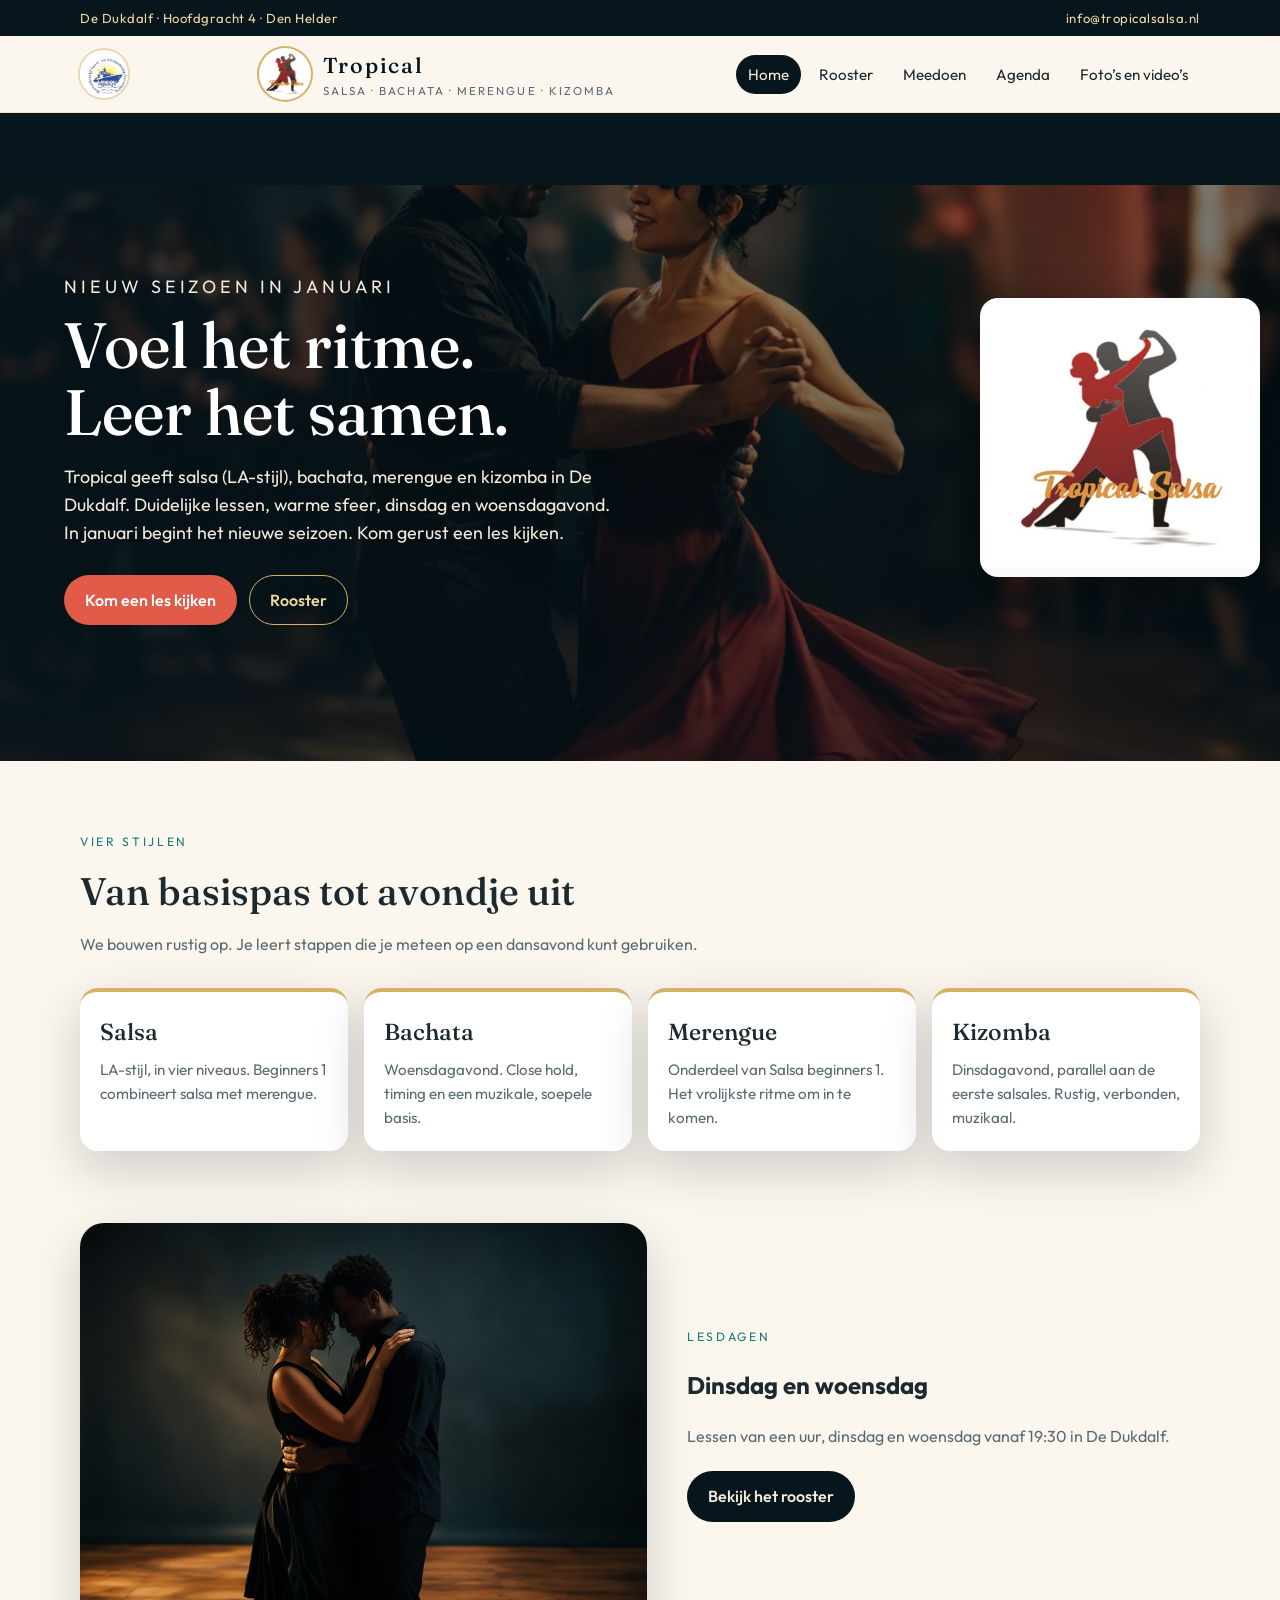
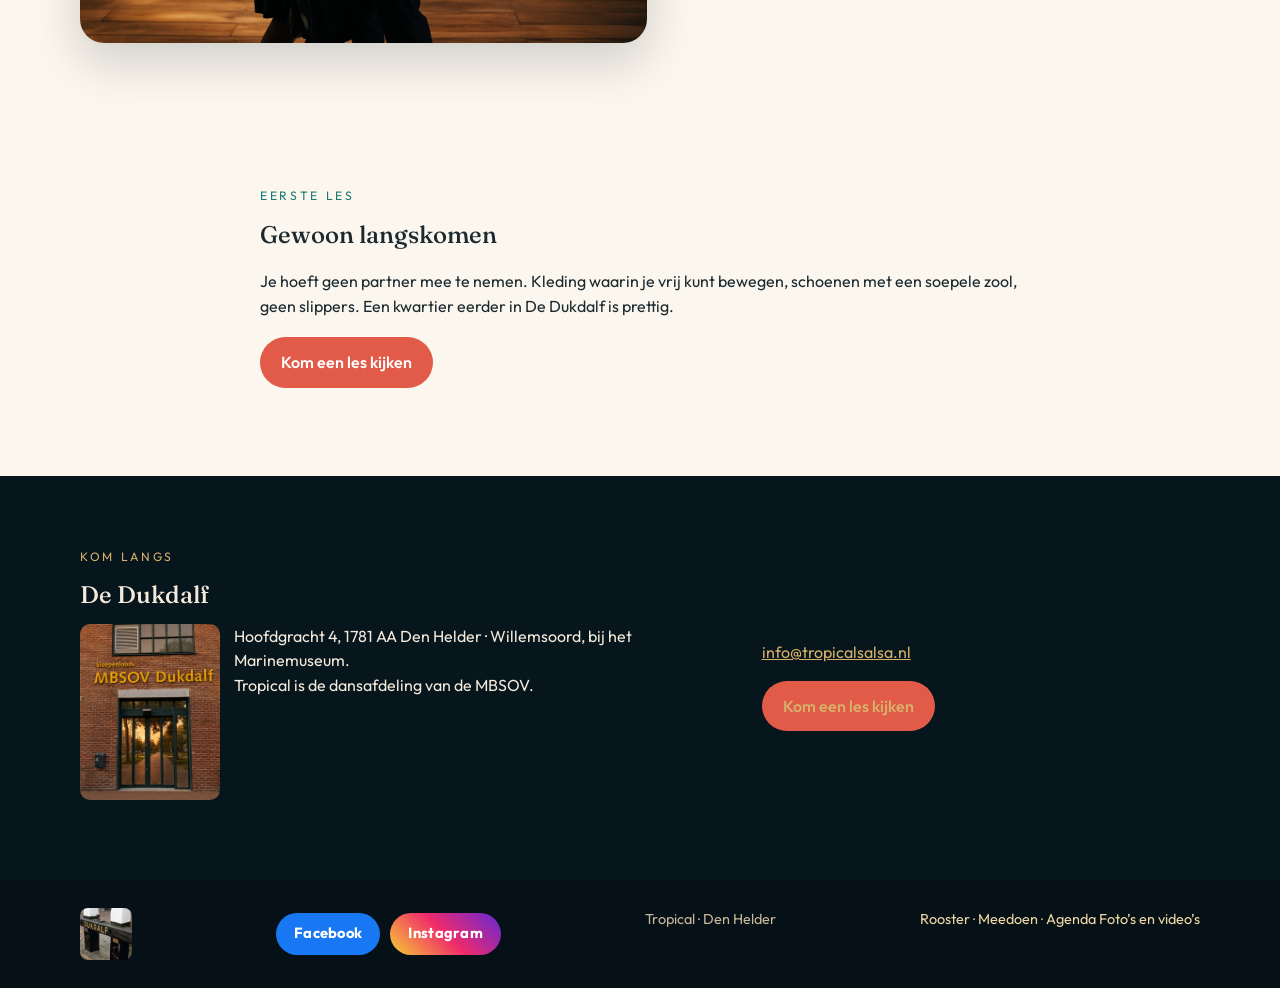
<file: tropical-github/index.html>
<!DOCTYPE html>
<html lang="nl">
<head>
  <meta charset="utf-8">
  <meta name="viewport" content="width=device-width, initial-scale=1">
  <title>Tropical | Latin dansen in Den Helder</title>
  <link rel="preconnect" href="https://fonts.googleapis.com">
  <link rel="preconnect" href="https://fonts.gstatic.com" crossorigin>
  <link href="https://fonts.googleapis.com/css2?family=Fraunces:opsz,wght@9..144,500;9..144,600&family=Outfit:wght@400;500;600&display=swap" rel="stylesheet">
  <link rel="stylesheet" href="style.css">
  <style>
:root {
  --nacht: #07151c;
  --diep: #0b2430;
  --petrol: #0e4a52;
  --teal: #1a7a76;
  --koraal: #e25b48;
  --koraal-donker: #c44736;
  --goud: #d7b06a;
  --goud-licht: #efd7a3;
  --zand: #f4eadb;
  --creme: #fbf6ee;
  --tekst: #1c2a30;
  --muted: #5b6b72;
  --lijn: rgba(215, 176, 106, 0.28);
  --radius: 18px;
  --shadow: 0 18px 50px rgba(7, 21, 28, 0.18);
  --font-display: "Fraunces", Georgia, serif;
  --font-sans: "Outfit", "Segoe UI", sans-serif;
}

* { box-sizing: border-box; }
html { scroll-behavior: smooth; }
body {
  margin: 0;
  font-family: var(--font-sans);
  color: var(--tekst);
  background: var(--creme);
  line-height: 1.55;
}

img { max-width: 100%; display: block; }
a { color: var(--teal); }
.wrap { width: min(1120px, calc(100% - 40px)); margin-inline: auto; }

.topbar {
  background: var(--nacht);
  color: var(--goud-licht);
  font-size: 0.82rem;
  letter-spacing: 0.04em;
}
.topbar .wrap {
  display: flex;
  justify-content: space-between;
  gap: 16px;
  padding: 8px 0;
  flex-wrap: wrap;
}
.topbar a { color: inherit; text-decoration: none; }

.site-header {
  position: sticky;
  top: 0;
  z-index: 20;
  background: rgba(251, 246, 238, 0.92);
  backdrop-filter: blur(12px);
  border-bottom: 1px solid var(--lijn);
}
.site-header .wrap {
  display: flex;
  align-items: center;
  justify-content: space-between;
  gap: 20px;
  padding: 12px 0;
}
.brand {
  display: flex;
  align-items: center;
  gap: 12px;
  text-decoration: none;
  color: var(--nacht);
}
.brand img {
  width: 52px;
  height: 52px;
  border-radius: 50%;
  object-fit: cover;
  background: var(--nacht);
  box-shadow: 0 0 0 2px var(--goud);
}
.brand strong {
  display: block;
  font-family: var(--font-display);
  font-size: 1.35rem;
  font-weight: 500;
  letter-spacing: 0.08em;
}
.brand span {
  display: block;
  font-size: 0.72rem;
  letter-spacing: 0.18em;
  text-transform: uppercase;
  color: var(--muted);
}

nav { display: flex; gap: 6px; flex-wrap: wrap; }
nav a {
  text-decoration: none;
  color: var(--tekst);
  padding: 8px 12px;
  border-radius: 999px;
  font-size: 0.95rem;
}
nav a:hover { background: rgba(26, 122, 118, 0.1); }
nav a.active {
  background: var(--nacht);
  color: var(--zand);
}

.hero {
  position: relative;
  min-height: 72vh;
  display: grid;
  place-items: end start;
  color: white;
  overflow: hidden;
  background: var(--nacht);
}
.hero img.bg {
  position: absolute;
  inset: 0;
  width: 100%;
  height: 100%;
  object-fit: cover;
  filter: saturate(0.92) contrast(1.05);
}
.hero::after {
  content: "";
  position: absolute;
  inset: 0;
  background:
    linear-gradient(90deg, rgba(7,21,28,0.78) 0%, rgba(7,21,28,0.28) 58%, rgba(7,21,28,0.45) 100%),
    linear-gradient(180deg, rgba(7,21,28,0.15), rgba(7,21,28,0.55));
}
.hero-copy {
  position: relative;
  z-index: 1;
  padding: 80px 0 64px;
  max-width: 640px;
}
.eyebrow {
  color: var(--goud);
  letter-spacing: 0.22em;
  text-transform: uppercase;
  font-size: 0.76rem;
  margin: 0 0 10px;
}
.hero h1 {
  font-family: var(--font-display);
  font-weight: 500;
  font-size: clamp(2.4rem, 5vw, 4.4rem);
  line-height: 1.05;
  margin: 0 0 16px;
}
.hero p { font-size: 1.12rem; max-width: 46ch; color: #f4eadb; }
.actions { display: flex; gap: 12px; flex-wrap: wrap; margin-top: 28px; }

.btn {
  display: inline-flex;
  align-items: center;
  justify-content: center;
  text-decoration: none;
  border-radius: 999px;
  padding: 12px 20px;
  font-weight: 560;
  border: 1px solid transparent;
}
.btn-primary { background: var(--koraal); color: white; }
.btn-primary:hover { background: var(--koraal-donker); }
.btn-ghost { border-color: var(--goud); color: var(--goud-licht); }
.btn-dark { background: var(--nacht); color: var(--zand); }
.btn-line { border-color: var(--petrol); color: var(--nacht); }

section { padding: 72px 0; }
.section-head { max-width: 640px; margin-bottom: 32px; }
.section-head h2 {
  font-family: var(--font-display);
  font-size: clamp(1.8rem, 3vw, 2.6rem);
  font-weight: 500;
  margin: 0 0 10px;
}
.lede { color: var(--muted); margin: 0; }

.styles {
  display: grid;
  grid-template-columns: repeat(4, 1fr);
  gap: 16px;
}
.style-card {
  background: white;
  border-radius: var(--radius);
  padding: 22px 20px;
  box-shadow: var(--shadow);
  border-top: 4px solid var(--goud);
}
.style-card h3 {
  margin: 0 0 8px;
  font-family: var(--font-display);
  font-size: 1.45rem;
  font-weight: 500;
}
.style-card p { margin: 0; color: var(--muted); font-size: 0.95rem; }

.split {
  display: grid;
  grid-template-columns: 1.05fr 0.95fr;
  gap: 40px;
  align-items: center;
}
.split img {
  width: 100%;
  height: 420px;
  object-fit: cover;
  border-radius: 24px;
  box-shadow: var(--shadow);
}
.preview-list { list-style: none; padding: 0; margin: 18px 0 0; }
.preview-list li {
  display: flex;
  justify-content: space-between;
  gap: 16px;
  padding: 10px 0;
  border-bottom: 1px solid var(--lijn);
}
.preview-list span { color: var(--muted); }

.price-grid, .day-grid {
  display: grid;
  grid-template-columns: repeat(2, 1fr);
  gap: 20px;
}
.card {
  background: white;
  border-radius: 24px;
  padding: 28px;
  box-shadow: var(--shadow);
}
.card h3 {
  font-family: var(--font-display);
  margin: 0 0 6px;
  font-weight: 500;
  font-size: 1.7rem;
}
.price {
  font-size: 2.4rem;
  font-family: var(--font-display);
  color: var(--petrol);
  margin: 12px 0 4px;
}
.price small { font-size: 1rem; color: var(--muted); font-family: var(--font-sans); }

table {
  width: 100%;
  border-collapse: collapse;
  background: white;
  border-radius: 20px;
  overflow: hidden;
  box-shadow: var(--shadow);
}
th, td { text-align: left; padding: 14px 16px; }
th {
  background: var(--nacht);
  color: var(--zand);
  font-weight: 500;
  letter-spacing: 0.04em;
}
tr:nth-child(even) { background: #f7f1e6; }
td.time { font-variant-numeric: tabular-nums; color: var(--petrol); font-weight: 600; width: 140px; }
.note { font-size: 0.92rem; color: var(--muted); margin-top: 14px; }

.page-hero {
  background:
    linear-gradient(180deg, rgba(7,21,28,0.55), rgba(7,21,28,0.72)),
    url("img/texture.jpg") center/cover;
  color: var(--zand);
  padding: 72px 0 56px;
}
.page-hero h1 {
  font-family: var(--font-display);
  font-size: clamp(2.2rem, 4vw, 3.6rem);
  font-weight: 500;
  margin: 0 0 10px;
}

.contact-strip {
  background: var(--nacht);
  color: var(--zand);
}
.contact-strip .wrap {
  display: grid;
  grid-template-columns: 1.2fr 0.8fr;
  gap: 24px;
  align-items: center;
}
.contact-strip a { color: var(--goud); }

footer {
  background: #051017;
  color: #c9b89a;
  padding: 28px 0;
  font-size: 0.9rem;
}
footer .wrap { display: flex; justify-content: space-between; gap: 16px; flex-wrap: wrap; }
footer a { color: var(--goud-licht); text-decoration: none; }

.swatches { display: flex; gap: 12px; flex-wrap: wrap; }
.swatch {
  width: 92px;
  border-radius: 14px;
  overflow: hidden;
  background: white;
  box-shadow: var(--shadow);
  font-size: 0.75rem;
}
.swatch i { display: block; height: 58px; }
.swatch b { display: block; padding: 8px; font-weight: 500; }


@media (max-width: 860px) {
  .styles, .split, .price-grid, .day-grid, .contact-strip .wrap {
    grid-template-columns: 1fr;
  }
  .split img { height: 280px; }
  .site-header .wrap {
    flex-wrap: wrap;
    align-items: center;
    row-gap: 10px;
  }
  .mbsov-mark img { width: 40px; height: 40px; }
  .brand { flex: 1 1 auto; min-width: 0; }
  .brand strong { font-size: 1.15rem; }
  .brand span { font-size: 0.62rem; letter-spacing: 0.12em; }
  nav {
    flex: 1 1 100%;
    display: flex;
    flex-wrap: wrap;
    justify-content: flex-start;
    gap: 4px;
  }
  nav a {
    padding: 8px 10px;
    font-size: 0.88rem;
  }
  .topbar .wrap { font-size: 0.75rem; }
}
@media (max-width: 520px) {
  .wrap { width: min(1120px, calc(100% - 24px)); }
  .hero-copy { padding: 48px 0 40px; }
  .hero h1 { font-size: 2.1rem; }
  .page-hero { padding: 48px 0 36px; }
  .brand img { width: 44px; height: 44px; }
}



.mbsov-mark {
  display: flex;
  align-items: center;
  margin-right: 8px;
}
.mbsov-mark img {
  width: 44px;
  height: 44px;
  object-fit: contain;
  background: #fff;
  border-radius: 50%;
}

.topbar .wrap { align-items: center; }
.mbsov-corner {
  display: inline-flex;
  align-items: center;
  gap: 8px;
  text-decoration: none;
  color: inherit;
}
.mbsov-corner img {
  width: 36px;
  height: 36px;
  object-fit: contain;
  background: #fff;
  border-radius: 50%;
}
.site-header .wrap { position: relative; }
.mbsov-mark {
  display: flex;
  align-items: center;
  margin-right: 10px;
  flex-shrink: 0;
}
.mbsov-mark img {
  width: 48px;
  height: 48px;
  object-fit: contain;
  background: #fff;
  border-radius: 50%;
  box-shadow: 0 0 0 2px rgba(215,176,106,0.45);
}

.hero { display:grid; grid-template-columns: 1.2fr .8fr; align-items:end; }
.hero img.bg { grid-column:1/-1; grid-row:1; }
.hero-copy { grid-column:1; grid-row:1; }
.hero-pair { grid-column:2; grid-row:1; width:min(280px,40vw); height:auto; justify-self:end; align-self:center; margin:24px 4% 24px 0; border-radius:18px; box-shadow:0 12px 40px rgba(0,0,0,.35); z-index:2; position:relative; }
@media (max-width:720px){
  .hero { display:block; }
  .hero-pair { width:160px; float:right; margin:8px 0 12px 12px; }
}


.social-btns { display:flex; gap:10px; flex-wrap:wrap; align-items:center; margin:10px 0 0; }
a.btn-fb, a.btn-ig {
  display:inline-flex; align-items:center; justify-content:center;
  min-height:42px; padding:8px 18px; border-radius:999px;
  color:#fff !important; font-weight:700; font-size:0.92rem;
  text-decoration:none !important; letter-spacing:0.02em;
}
a.btn-fb { background:#1877F2; }
a.btn-fb:hover { background:#0f5fcc; color:#fff !important; }
a.btn-ig { background:linear-gradient(45deg,#f9ce34 0%,#ee2a6b 50%,#6228d7 100%); }
a.btn-ig:hover { filter:brightness(1.08); color:#fff !important; }
footer .social-btns { margin-top:0; }
</style>
<script src="mbsov.js" defer></script>
</head>
<body>
  <div class="topbar">
    <div class="wrap">
      <span>De Dukdalf · Hoofdgracht 4 · Den Helder</span>
      <span><a href="mailto:info@tropicalsalsa.nl">info@tropicalsalsa.nl</a></span>
    </div>
  </div>

  <header class="site-header">
    <div class="wrap">
      <a class="mbsov-mark" href="https://mbsov.nl/" title="MBSOV" target="_blank" rel="noopener"><img src="img/mbsov-logo.png" alt="MBSOV"></a>
<a class="brand" href="index.html">
        <img src="img/danspaar.jpg" alt="Logo Tropical">
        <div>
          <strong>Tropical</strong>
          <span>Salsa · Bachata · Merengue · Kizomba</span>
        </div>
      </a>
      <nav>
        <a class="active" href="index.html">Home</a>
        <a href="rooster.html">Rooster</a>
        <a href="meedoen.html">Meedoen</a>
        <a href="agenda.html">Agenda</a>
        <a href="fotos.html">Foto’s en video’s</a>
      </nav>
    </div>
  </header>

  <section class="hero">
    <img class="bg" src="img/hero-salsa.jpg" alt="Salsa dansen bij Tropical">
    <img class="hero-pair" src="img/danspaar.jpg" alt="Tropical danspaar">
    <div class="wrap hero-copy">
      <p class="eyebrow">Nieuw seizoen in januari</p>
      <h1>Voel het ritme.<br>Leer het samen.</h1>
      <p>Tropical geeft salsa (LA-stijl), bachata, merengue en kizomba in De Dukdalf. Duidelijke lessen, warme sfeer, dinsdag en woensdagavond. In januari begint het nieuwe seizoen. Kom gerust een les kijken.</p>
      <div class="actions">
        <a class="btn btn-primary" href="meedoen.html">Kom een les kijken</a>
        <a class="btn btn-ghost" href="rooster.html">Rooster</a>
      </div>
    </div>
  </section>

  <section>
    <div class="wrap">
      <div class="section-head">
        <p class="eyebrow" style="color:var(--teal)">Vier stijlen</p>
        <h2>Van basispas tot avondje uit</h2>
        <p class="lede">We bouwen rustig op. Je leert stappen die je meteen op een dansavond kunt gebruiken.</p>
      </div>
      <div class="styles">
        <article class="style-card">
          <h3>Salsa</h3>
          <p>LA-stijl, in vier niveaus. Beginners 1 combineert salsa met merengue.</p>
        </article>
        <article class="style-card">
          <h3>Bachata</h3>
          <p>Woensdagavond. Close hold, timing en een muzikale, soepele basis.</p>
        </article>
        <article class="style-card">
          <h3>Merengue</h3>
          <p>Onderdeel van Salsa beginners 1. Het vrolijkste ritme om in te komen.</p>
        </article>
        <article class="style-card">
          <h3>Kizomba</h3>
          <p>Dinsdagavond, parallel aan de eerste salsales. Rustig, verbonden, muzikaal.</p>
        </article>
      </div>
    </div>
  </section>

  <section style="padding-top:0">
    <div class="wrap split">
      <img src="img/hero-kizomba.jpg" alt="Kizomba en bachata sfeer">
      <div>
        <p class="eyebrow" style="color:var(--teal)">Lesdagen</p>
        <h2>Dinsdag en woensdag</h2>
        <p class="lede">Lessen van een uur, dinsdag en woensdag vanaf 19:30 in De Dukdalf.</p>
        <p style="margin-top:22px">
          <a class="btn btn-dark" href="rooster.html">Bekijk het rooster</a>
        </p>
      </div>
    </div>
  </section>


  <section>
    <div class="wrap" style="max-width:760px">
      <p class="eyebrow" style="color:var(--teal)">Eerste les</p>
      <h2 style="font-family:var(--font-display);font-weight:500;margin:0 0 10px">Gewoon langskomen</h2>
      <p>Je hoeft geen partner mee te nemen. Kleding waarin je vrij kunt bewegen, schoenen met een soepele zool, geen slippers. Een kwartier eerder in De Dukdalf is prettig.</p>
      <p style="margin-top:18px"><a class="btn btn-primary" href="meedoen.html">Kom een les kijken</a></p>
    </div>
  </section>
  <section class="contact-strip">
    <div class="wrap">
      <div>
        <p class="eyebrow">Kom langs</p>
        <h2 style="font-family:var(--font-display);font-weight:500;margin:0 0 8px">De Dukdalf</h2>
        <div style="display:flex;gap:14px;align-items:flex-start;margin:10px 0 8px">
          <img src="img/dukdalf-ingang.jpg" alt="Ingang MBSOV De Dukdalf" style="width:140px;height:176px;object-fit:cover;border-radius:10px;flex-shrink:0">
          <p style="margin:0">Hoofdgracht 4, 1781 AA Den Helder · Willemsoord, bij het Marinemuseum.<br>
          Tropical is de dansafdeling van de MBSOV.</p>
        </div>
      </div>
      <div>
        <p><a href="mailto:info@tropicalsalsa.nl">info@tropicalsalsa.nl</a></p>
        <a class="btn btn-primary" href="meedoen.html">Kom een les kijken</a>
      </div>
    </div>
  </section>

  <footer>
    <div class="wrap">
      <img src="img/dukdalf-bord.jpg" alt="Bord De Dukdalf" style="width:52px;height:52px;object-fit:cover;border-radius:8px;flex-shrink:0">
      <span class="social-btns">
        <a class="btn-fb" href="https://www.facebook.com/TropicalSalsaNoordkop" target="_blank" rel="noopener">Facebook</a>
        <a class="btn-ig" href="https://www.instagram.com/tropicalsalsa_denhelder/" target="_blank" rel="noopener">Instagram</a>
      </span>
      
      <span>Tropical · Den Helder</span>
      <span><a href="rooster.html">Rooster</a> · <a href="meedoen.html">Meedoen</a> · <a href="agenda.html">Agenda</a>
        <a href="fotos.html">Foto’s en video’s</a></span>
    </div>
  </footer>
</body>
</html>
</file>
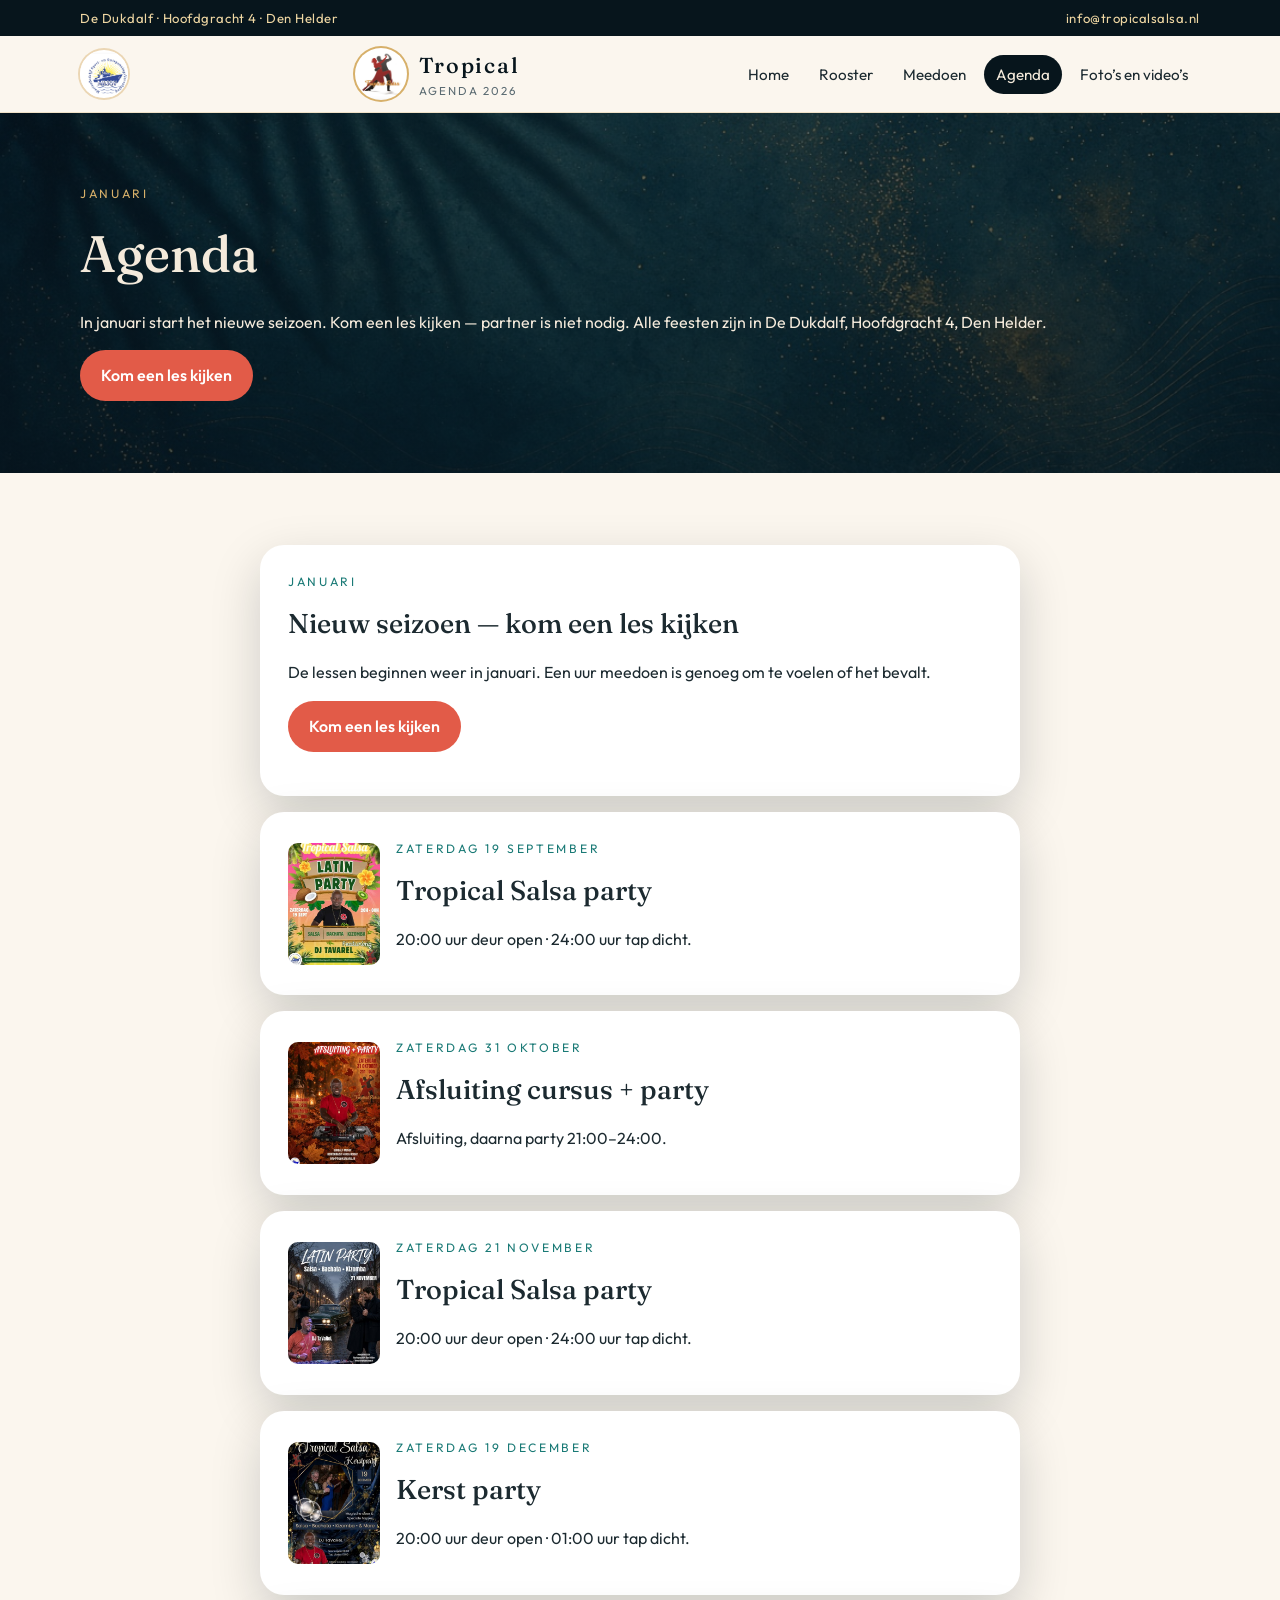
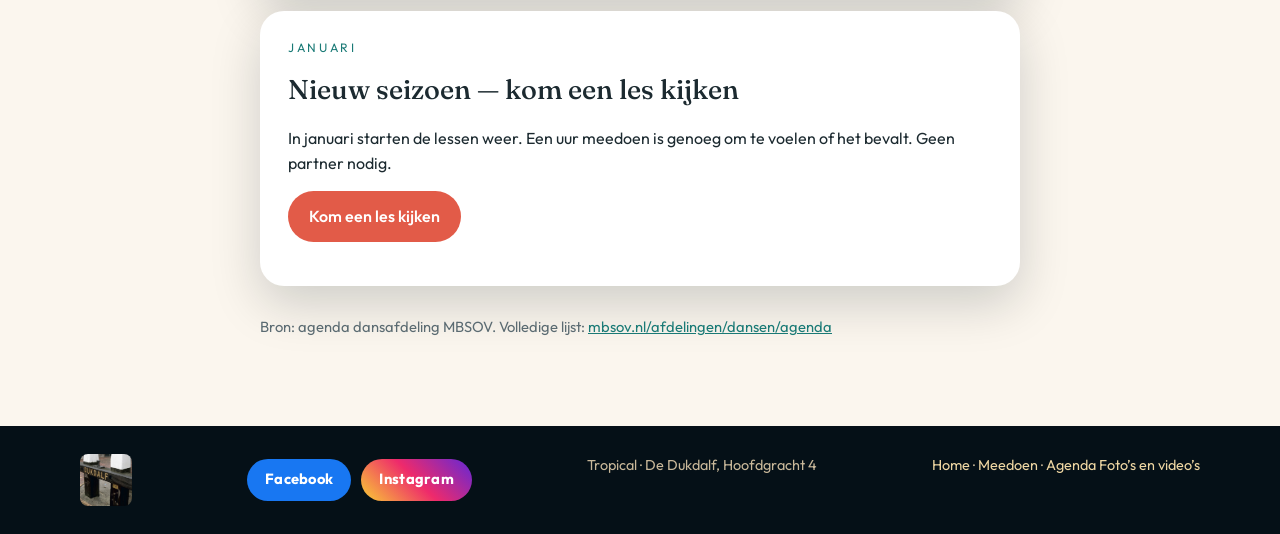
<file: tropical-github/agenda.html>
<!DOCTYPE html>
<html lang="nl">
<head>
  <meta charset="utf-8">
  <meta name="viewport" content="width=device-width, initial-scale=1">
  <title>Agenda | Tropical Den Helder</title>
  <link rel="preconnect" href="https://fonts.googleapis.com">
  <link rel="preconnect" href="https://fonts.gstatic.com" crossorigin>
  <link href="https://fonts.googleapis.com/css2?family=Fraunces:opsz,wght@9..144,500;9..144,600&family=Outfit:wght@400;500;600&display=swap" rel="stylesheet">
  <link rel="stylesheet" href="style.css">
  <style>
:root {
  --nacht: #07151c;
  --diep: #0b2430;
  --petrol: #0e4a52;
  --teal: #1a7a76;
  --koraal: #e25b48;
  --koraal-donker: #c44736;
  --goud: #d7b06a;
  --goud-licht: #efd7a3;
  --zand: #f4eadb;
  --creme: #fbf6ee;
  --tekst: #1c2a30;
  --muted: #5b6b72;
  --lijn: rgba(215, 176, 106, 0.28);
  --radius: 18px;
  --shadow: 0 18px 50px rgba(7, 21, 28, 0.18);
  --font-display: "Fraunces", Georgia, serif;
  --font-sans: "Outfit", "Segoe UI", sans-serif;
}

* { box-sizing: border-box; }
html { scroll-behavior: smooth; }
body {
  margin: 0;
  font-family: var(--font-sans);
  color: var(--tekst);
  background: var(--creme);
  line-height: 1.55;
}

img { max-width: 100%; display: block; }
a { color: var(--teal); }
.wrap { width: min(1120px, calc(100% - 40px)); margin-inline: auto; }

.topbar {
  background: var(--nacht);
  color: var(--goud-licht);
  font-size: 0.82rem;
  letter-spacing: 0.04em;
}
.topbar .wrap {
  display: flex;
  justify-content: space-between;
  gap: 16px;
  padding: 8px 0;
  flex-wrap: wrap;
}
.topbar a { color: inherit; text-decoration: none; }

.site-header {
  position: sticky;
  top: 0;
  z-index: 20;
  background: rgba(251, 246, 238, 0.92);
  backdrop-filter: blur(12px);
  border-bottom: 1px solid var(--lijn);
}
.site-header .wrap {
  display: flex;
  align-items: center;
  justify-content: space-between;
  gap: 20px;
  padding: 12px 0;
}
.brand {
  display: flex;
  align-items: center;
  gap: 12px;
  text-decoration: none;
  color: var(--nacht);
}
.brand img {
  width: 52px;
  height: 52px;
  border-radius: 50%;
  object-fit: cover;
  background: var(--nacht);
  box-shadow: 0 0 0 2px var(--goud);
}
.brand strong {
  display: block;
  font-family: var(--font-display);
  font-size: 1.35rem;
  font-weight: 500;
  letter-spacing: 0.08em;
}
.brand span {
  display: block;
  font-size: 0.72rem;
  letter-spacing: 0.18em;
  text-transform: uppercase;
  color: var(--muted);
}

nav { display: flex; gap: 6px; flex-wrap: wrap; }
nav a {
  text-decoration: none;
  color: var(--tekst);
  padding: 8px 12px;
  border-radius: 999px;
  font-size: 0.95rem;
}
nav a:hover { background: rgba(26, 122, 118, 0.1); }
nav a.active {
  background: var(--nacht);
  color: var(--zand);
}

.hero {
  position: relative;
  min-height: 72vh;
  display: grid;
  place-items: end start;
  color: white;
  overflow: hidden;
  background: var(--nacht);
}
.hero img.bg {
  position: absolute;
  inset: 0;
  width: 100%;
  height: 100%;
  object-fit: cover;
  filter: saturate(0.92) contrast(1.05);
}
.hero::after {
  content: "";
  position: absolute;
  inset: 0;
  background:
    linear-gradient(90deg, rgba(7,21,28,0.78) 0%, rgba(7,21,28,0.28) 58%, rgba(7,21,28,0.45) 100%),
    linear-gradient(180deg, rgba(7,21,28,0.15), rgba(7,21,28,0.55));
}
.hero-copy {
  position: relative;
  z-index: 1;
  padding: 80px 0 64px;
  max-width: 640px;
}
.eyebrow {
  color: var(--goud);
  letter-spacing: 0.22em;
  text-transform: uppercase;
  font-size: 0.76rem;
  margin: 0 0 10px;
}
.hero h1 {
  font-family: var(--font-display);
  font-weight: 500;
  font-size: clamp(2.4rem, 5vw, 4.4rem);
  line-height: 1.05;
  margin: 0 0 16px;
}
.hero p { font-size: 1.12rem; max-width: 46ch; color: #f4eadb; }
.actions { display: flex; gap: 12px; flex-wrap: wrap; margin-top: 28px; }

.btn {
  display: inline-flex;
  align-items: center;
  justify-content: center;
  text-decoration: none;
  border-radius: 999px;
  padding: 12px 20px;
  font-weight: 560;
  border: 1px solid transparent;
}
.btn-primary { background: var(--koraal); color: white; }
.btn-primary:hover { background: var(--koraal-donker); }
.btn-ghost { border-color: var(--goud); color: var(--goud-licht); }
.btn-dark { background: var(--nacht); color: var(--zand); }
.btn-line { border-color: var(--petrol); color: var(--nacht); }

section { padding: 72px 0; }
.section-head { max-width: 640px; margin-bottom: 32px; }
.section-head h2 {
  font-family: var(--font-display);
  font-size: clamp(1.8rem, 3vw, 2.6rem);
  font-weight: 500;
  margin: 0 0 10px;
}
.lede { color: var(--muted); margin: 0; }

.styles {
  display: grid;
  grid-template-columns: repeat(4, 1fr);
  gap: 16px;
}
.style-card {
  background: white;
  border-radius: var(--radius);
  padding: 22px 20px;
  box-shadow: var(--shadow);
  border-top: 4px solid var(--goud);
}
.style-card h3 {
  margin: 0 0 8px;
  font-family: var(--font-display);
  font-size: 1.45rem;
  font-weight: 500;
}
.style-card p { margin: 0; color: var(--muted); font-size: 0.95rem; }

.split {
  display: grid;
  grid-template-columns: 1.05fr 0.95fr;
  gap: 40px;
  align-items: center;
}
.split img {
  width: 100%;
  height: 420px;
  object-fit: cover;
  border-radius: 24px;
  box-shadow: var(--shadow);
}
.preview-list { list-style: none; padding: 0; margin: 18px 0 0; }
.preview-list li {
  display: flex;
  justify-content: space-between;
  gap: 16px;
  padding: 10px 0;
  border-bottom: 1px solid var(--lijn);
}
.preview-list span { color: var(--muted); }

.price-grid, .day-grid {
  display: grid;
  grid-template-columns: repeat(2, 1fr);
  gap: 20px;
}
.card {
  background: white;
  border-radius: 24px;
  padding: 28px;
  box-shadow: var(--shadow);
}
.card h3 {
  font-family: var(--font-display);
  margin: 0 0 6px;
  font-weight: 500;
  font-size: 1.7rem;
}
.price {
  font-size: 2.4rem;
  font-family: var(--font-display);
  color: var(--petrol);
  margin: 12px 0 4px;
}
.price small { font-size: 1rem; color: var(--muted); font-family: var(--font-sans); }

table {
  width: 100%;
  border-collapse: collapse;
  background: white;
  border-radius: 20px;
  overflow: hidden;
  box-shadow: var(--shadow);
}
th, td { text-align: left; padding: 14px 16px; }
th {
  background: var(--nacht);
  color: var(--zand);
  font-weight: 500;
  letter-spacing: 0.04em;
}
tr:nth-child(even) { background: #f7f1e6; }
td.time { font-variant-numeric: tabular-nums; color: var(--petrol); font-weight: 600; width: 140px; }
.note { font-size: 0.92rem; color: var(--muted); margin-top: 14px; }

.page-hero {
  background:
    linear-gradient(180deg, rgba(7,21,28,0.55), rgba(7,21,28,0.72)),
    url("img/texture.jpg") center/cover;
  color: var(--zand);
  padding: 72px 0 56px;
}
.page-hero h1 {
  font-family: var(--font-display);
  font-size: clamp(2.2rem, 4vw, 3.6rem);
  font-weight: 500;
  margin: 0 0 10px;
}

.contact-strip {
  background: var(--nacht);
  color: var(--zand);
}
.contact-strip .wrap {
  display: grid;
  grid-template-columns: 1.2fr 0.8fr;
  gap: 24px;
  align-items: center;
}
.contact-strip a { color: var(--goud); }

footer {
  background: #051017;
  color: #c9b89a;
  padding: 28px 0;
  font-size: 0.9rem;
}
footer .wrap { display: flex; justify-content: space-between; gap: 16px; flex-wrap: wrap; }
footer a { color: var(--goud-licht); text-decoration: none; }

.swatches { display: flex; gap: 12px; flex-wrap: wrap; }
.swatch {
  width: 92px;
  border-radius: 14px;
  overflow: hidden;
  background: white;
  box-shadow: var(--shadow);
  font-size: 0.75rem;
}
.swatch i { display: block; height: 58px; }
.swatch b { display: block; padding: 8px; font-weight: 500; }


@media (max-width: 860px) {
  .styles, .split, .price-grid, .day-grid, .contact-strip .wrap {
    grid-template-columns: 1fr;
  }
  .split img { height: 280px; }
  .site-header .wrap {
    flex-wrap: wrap;
    align-items: center;
    row-gap: 10px;
  }
  .mbsov-mark img { width: 40px; height: 40px; }
  .brand { flex: 1 1 auto; min-width: 0; }
  .brand strong { font-size: 1.15rem; }
  .brand span { font-size: 0.62rem; letter-spacing: 0.12em; }
  nav {
    flex: 1 1 100%;
    display: flex;
    flex-wrap: wrap;
    justify-content: flex-start;
    gap: 4px;
  }
  nav a {
    padding: 8px 10px;
    font-size: 0.88rem;
  }
  .topbar .wrap { font-size: 0.75rem; }
}
@media (max-width: 520px) {
  .wrap { width: min(1120px, calc(100% - 24px)); }
  .hero-copy { padding: 48px 0 40px; }
  .hero h1 { font-size: 2.1rem; }
  .page-hero { padding: 48px 0 36px; }
  .brand img { width: 44px; height: 44px; }
}



.mbsov-mark {
  display: flex;
  align-items: center;
  margin-right: 8px;
}
.mbsov-mark img {
  width: 44px;
  height: 44px;
  object-fit: contain;
  background: #fff;
  border-radius: 50%;
}

.topbar .wrap { align-items: center; }
.mbsov-corner {
  display: inline-flex;
  align-items: center;
  gap: 8px;
  text-decoration: none;
  color: inherit;
}
.mbsov-corner img {
  width: 36px;
  height: 36px;
  object-fit: contain;
  background: #fff;
  border-radius: 50%;
}
.site-header .wrap { position: relative; }
.mbsov-mark {
  display: flex;
  align-items: center;
  margin-right: 10px;
  flex-shrink: 0;
}
.mbsov-mark img {
  width: 48px;
  height: 48px;
  object-fit: contain;
  background: #fff;
  border-radius: 50%;
  box-shadow: 0 0 0 2px rgba(215,176,106,0.45);
}

.hero { display:grid; grid-template-columns: 1.2fr .8fr; align-items:end; }
.hero img.bg { grid-column:1/-1; grid-row:1; }
.hero-copy { grid-column:1; grid-row:1; }
.hero-pair { grid-column:2; grid-row:1; width:min(280px,40vw); height:auto; justify-self:end; align-self:center; margin:24px 4% 24px 0; border-radius:18px; box-shadow:0 12px 40px rgba(0,0,0,.35); z-index:2; position:relative; }
@media (max-width:720px){
  .hero { display:block; }
  .hero-pair { width:160px; float:right; margin:8px 0 12px 12px; }
}


.social-btns { display:flex; gap:10px; flex-wrap:wrap; align-items:center; margin:10px 0 0; }
a.btn-fb, a.btn-ig {
  display:inline-flex; align-items:center; justify-content:center;
  min-height:42px; padding:8px 18px; border-radius:999px;
  color:#fff !important; font-weight:700; font-size:0.92rem;
  text-decoration:none !important; letter-spacing:0.02em;
}
a.btn-fb { background:#1877F2; }
a.btn-fb:hover { background:#0f5fcc; color:#fff !important; }
a.btn-ig { background:linear-gradient(45deg,#f9ce34 0%,#ee2a6b 50%,#6228d7 100%); }
a.btn-ig:hover { filter:brightness(1.08); color:#fff !important; }
footer .social-btns { margin-top:0; }

.feest-row { display:flex; gap:16px; align-items:center; }
.feest-row img.flyer { width:92px; height:122px; object-fit:cover; border-radius:10px; flex-shrink:0; background:#0e4a52; }
.feest-row .feest-copy { min-width:0; }
.feest-row .feest-copy h3 { margin:0 0 8px; }
@media (max-width:520px){ .feest-row img.flyer { width:72px; height:96px; } }
</style>
<script src="mbsov.js" defer></script>
</head>
<body>
  <div class="topbar">
    <div class="wrap">
      <span>De Dukdalf · Hoofdgracht 4 · Den Helder</span>
      <span><a href="mailto:info@tropicalsalsa.nl">info@tropicalsalsa.nl</a></span>
    </div>
  </div>
  <header class="site-header">
    <div class="wrap">
      <a class="mbsov-mark" href="https://mbsov.nl/" title="MBSOV" target="_blank" rel="noopener"><img src="img/mbsov-logo.png" alt="MBSOV"></a>
        <a class="brand" href="index.html">
        <img src="img/danspaar.jpg" alt="Logo Tropical">
        <div>
          <strong>Tropical</strong>
          <span>Agenda 2026</span>
        </div>
      </a>
      <nav>
        <a href="index.html">Home</a>
        <a href="rooster.html">Rooster</a>
        <a href="meedoen.html">Meedoen</a>
        <a class="active" href="agenda.html">Agenda</a>
        <a href="fotos.html">Foto’s en video’s</a>
      </nav>
    </div>
  </header>

  <div class="page-hero">
    <div class="wrap">
      <p class="eyebrow">Januari</p>
      <h1>Agenda</h1>
      <p>In januari start het nieuwe seizoen. Kom een les kijken — partner is niet nodig. Alle feesten zijn in De Dukdalf, Hoofdgracht 4, Den Helder.</p>
      <p style="margin-top:16px"><a class="btn btn-primary" href="meedoen.html">Kom een les kijken</a></p>
    </div>
  </div>
  <section>
    <div class="wrap" style="display:grid;gap:16px;max-width:760px">
      <article class="card">
        <p class="eyebrow" style="color:var(--teal)">Januari</p>
        <h3>Nieuw seizoen — kom een les kijken</h3>
        <p>De lessen beginnen weer in januari. Een uur meedoen is genoeg om te voelen of het bevalt.</p>
        <p style="margin-top:14px"><a class="btn btn-primary" href="meedoen.html">Kom een les kijken</a></p>
      </article>
      <article class="card">
        <div class="feest-row">
          <img class="flyer" src="img/flyer-19sep.jpg" alt="Flyer 19 september">
          <div class="feest-copy">
            <p class="eyebrow" style="color:var(--teal)">Zaterdag 19 september</p>
            <h3>Tropical Salsa party</h3>
            <p>20:00 uur deur open · 24:00 uur tap dicht.</p>
          </div>
        </div>
      </article>
      <article class="card">
        <div class="feest-row">
          <img class="flyer" src="img/flyer-31okt.jpg" alt="Flyer 31 oktober">
          <div class="feest-copy">
            <p class="eyebrow" style="color:var(--teal)">Zaterdag 31 oktober</p>
            <h3>Afsluiting cursus + party</h3>
            <p>Afsluiting, daarna party 21:00–24:00.</p>
          </div>
        </div>
      </article>
      <article class="card">
        <div class="feest-row">
          <img class="flyer" src="img/flyer-21nov.jpg" alt="Flyer 21 november Latin Party">
          <div class="feest-copy">
            <p class="eyebrow" style="color:var(--teal)">Zaterdag 21 november</p>
            <h3>Tropical Salsa party</h3>
            <p>20:00 uur deur open · 24:00 uur tap dicht.</p>
          </div>
        </div>
      </article>
      <article class="card">
        <div class="feest-row">
          <img class="flyer" src="img/flyer-19dec.jpg" alt="Flyer 19 december">
          <div class="feest-copy">
            <p class="eyebrow" style="color:var(--teal)">Zaterdag 19 december</p>
            <h3>Kerst party</h3>
            <p>20:00 uur deur open · 01:00 uur tap dicht.</p>
          </div>
        </div>
      </article>
      <article class="card">
        <p class="eyebrow" style="color:var(--teal)">Januari</p>
        <h3>Nieuw seizoen — kom een les kijken</h3>
        <p>In januari starten de lessen weer. Een uur meedoen is genoeg om te voelen of het bevalt. Geen partner nodig.</p>
        <p style="margin-top:14px"><a class="btn btn-primary" href="meedoen.html">Kom een les kijken</a></p>
      </article>
      <p class="note">Bron: agenda dansafdeling MBSOV. Volledige lijst: <a href="https://mbsov.nl/afdelingen/dansen/agenda/">mbsov.nl/afdelingen/dansen/agenda</a></p>
    </div>
  </section>
<footer>
    <div class="wrap">
      <img src="img/dukdalf-bord.jpg" alt="Bord De Dukdalf" style="width:52px;height:52px;object-fit:cover;border-radius:8px;flex-shrink:0">
      <span class="social-btns">
        <a class="btn-fb" href="https://www.facebook.com/TropicalSalsaNoordkop" target="_blank" rel="noopener">Facebook</a>
        <a class="btn-ig" href="https://www.instagram.com/tropicalsalsa_denhelder/" target="_blank" rel="noopener">Instagram</a>
      </span>
      
      <span>Tropical · De Dukdalf, Hoofdgracht 4</span>
      <span><a href="index.html">Home</a> · <a href="meedoen.html">Meedoen</a> · <a class="active" href="agenda.html">Agenda</a>
        <a href="fotos.html">Foto’s en video’s</a></span>
    </div>
  </footer>
</body>
</html>
</file>
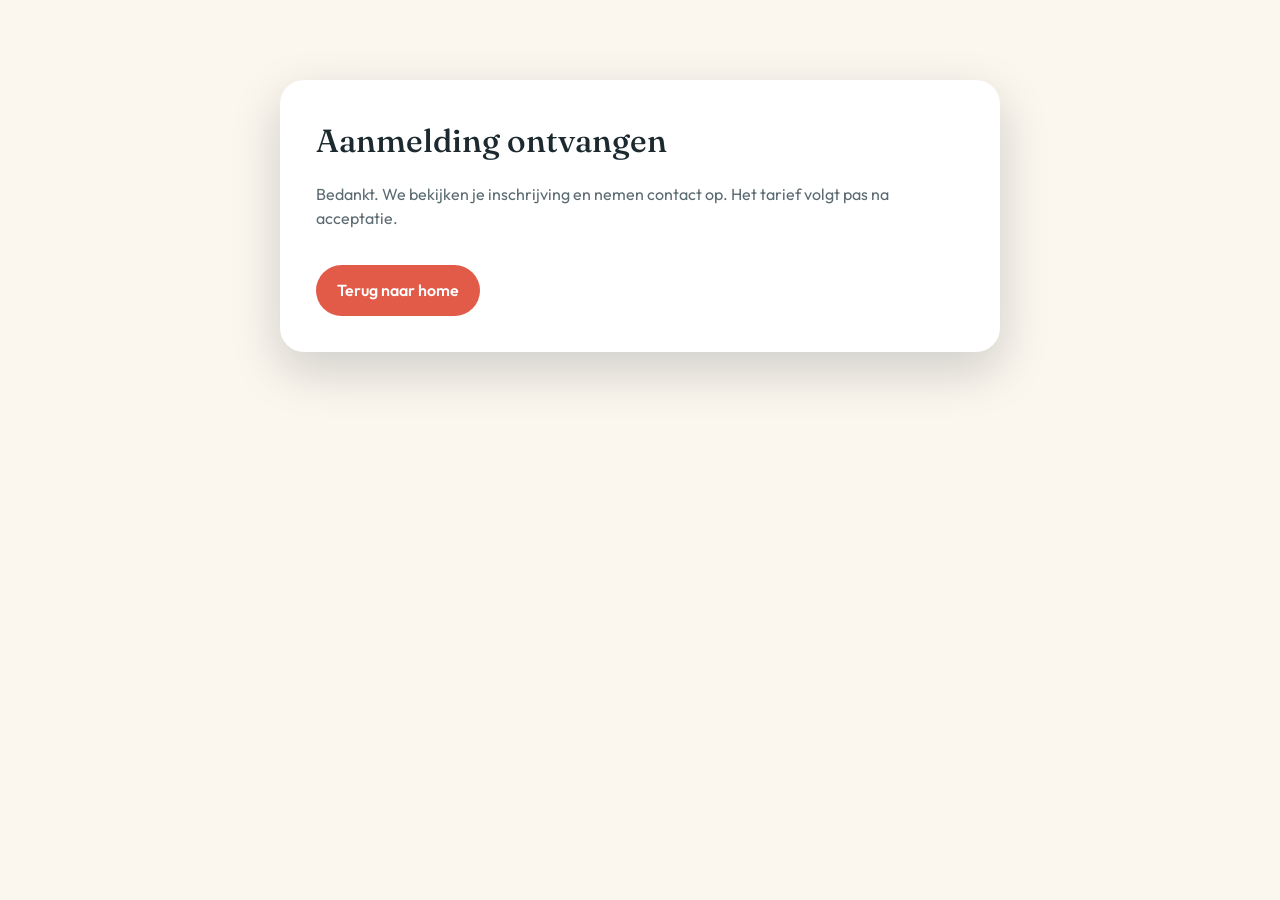
<file: tropical-github/bedankt.html>
<!DOCTYPE html>
<html lang="nl">
<head>
  <meta charset="utf-8">
  <meta name="viewport" content="width=device-width, initial-scale=1">
  <title>Aanmelding ontvangen | Tropical</title>
  <link rel="preconnect" href="https://fonts.googleapis.com">
  <link rel="preconnect" href="https://fonts.gstatic.com" crossorigin>
  <link href="https://fonts.googleapis.com/css2?family=Fraunces:opsz,wght@9..144,500;9..144,600&family=Outfit:wght@400;500;600&display=swap" rel="stylesheet">
  <link rel="stylesheet" href="style.css">
  <style>
:root {
  --nacht: #07151c; --teal: #1a7a76; --koraal: #e25b48; --goud: #d7b06a; --goud-licht: #efd7a3;
  --zand: #f4eadb; --creme: #fbf6ee; --tekst: #1c2a30; --muted: #5b6b72;
  --lijn: rgba(215, 176, 106, 0.28); --shadow: 0 18px 50px rgba(7, 21, 28, 0.18);
  --font-display: "Fraunces", Georgia, serif; --font-sans: "Outfit", "Segoe UI", sans-serif;
}
body { margin: 0; font-family: var(--font-sans); color: var(--tekst); background: var(--creme); line-height: 1.55; }
.wrap { width: min(720px, calc(100% - 40px)); margin: 80px auto; }
.card { background: #fff; border-radius: 24px; padding: 36px; box-shadow: var(--shadow); }
h1 { font-family: var(--font-display); font-weight: 500; margin: 0 0 12px; }
p { color: var(--muted); }
a { color: var(--teal); }
.btn { display: inline-flex; margin-top: 18px; background: var(--koraal); color: #fff; text-decoration: none; border-radius: 999px; padding: 12px 20px; }
  </style>
</head>
<body>
  <div class="wrap">
    <div class="card">
      <h1>Aanmelding ontvangen</h1>
      <p>Bedankt. We bekijken je inschrijving en nemen contact op. Het tarief volgt pas na acceptatie.</p>
      <a class="btn" href="index.html">Terug naar home</a>
    </div>
  </div>
</body>
</html>
</file>
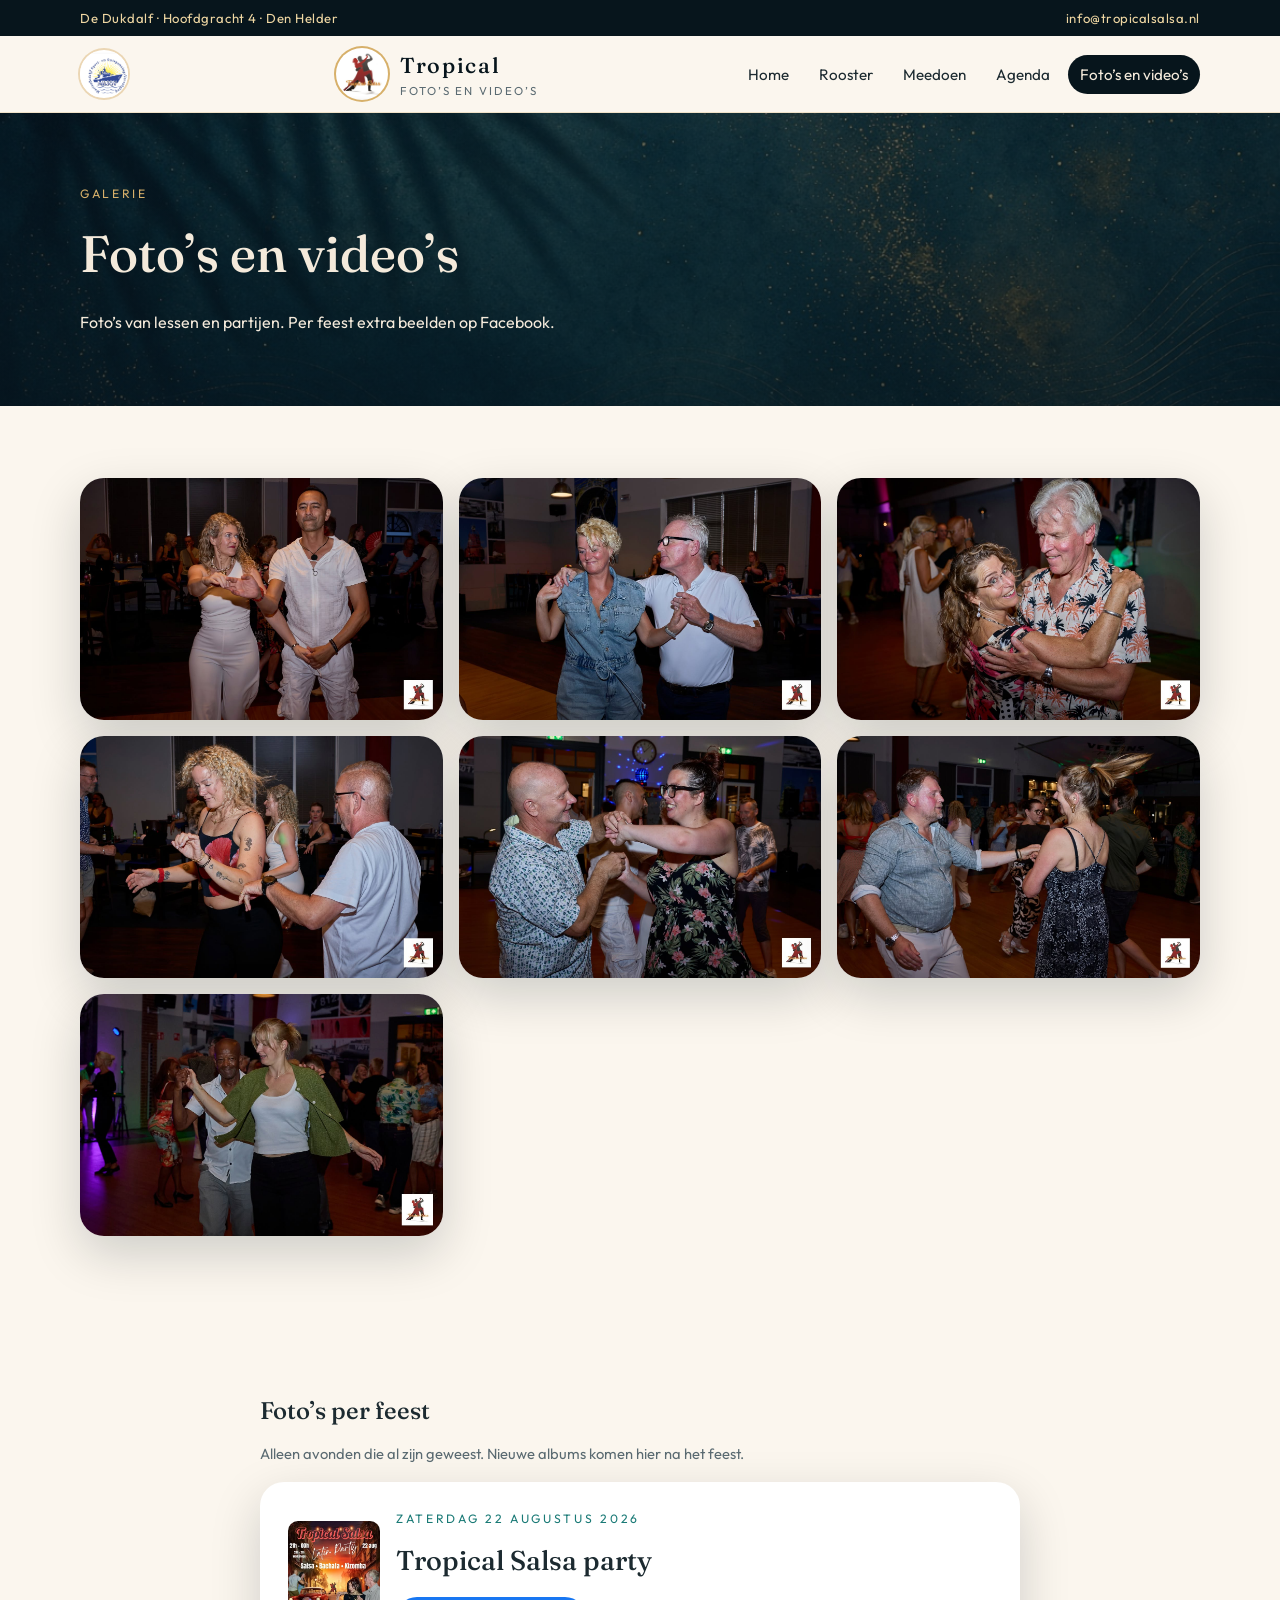
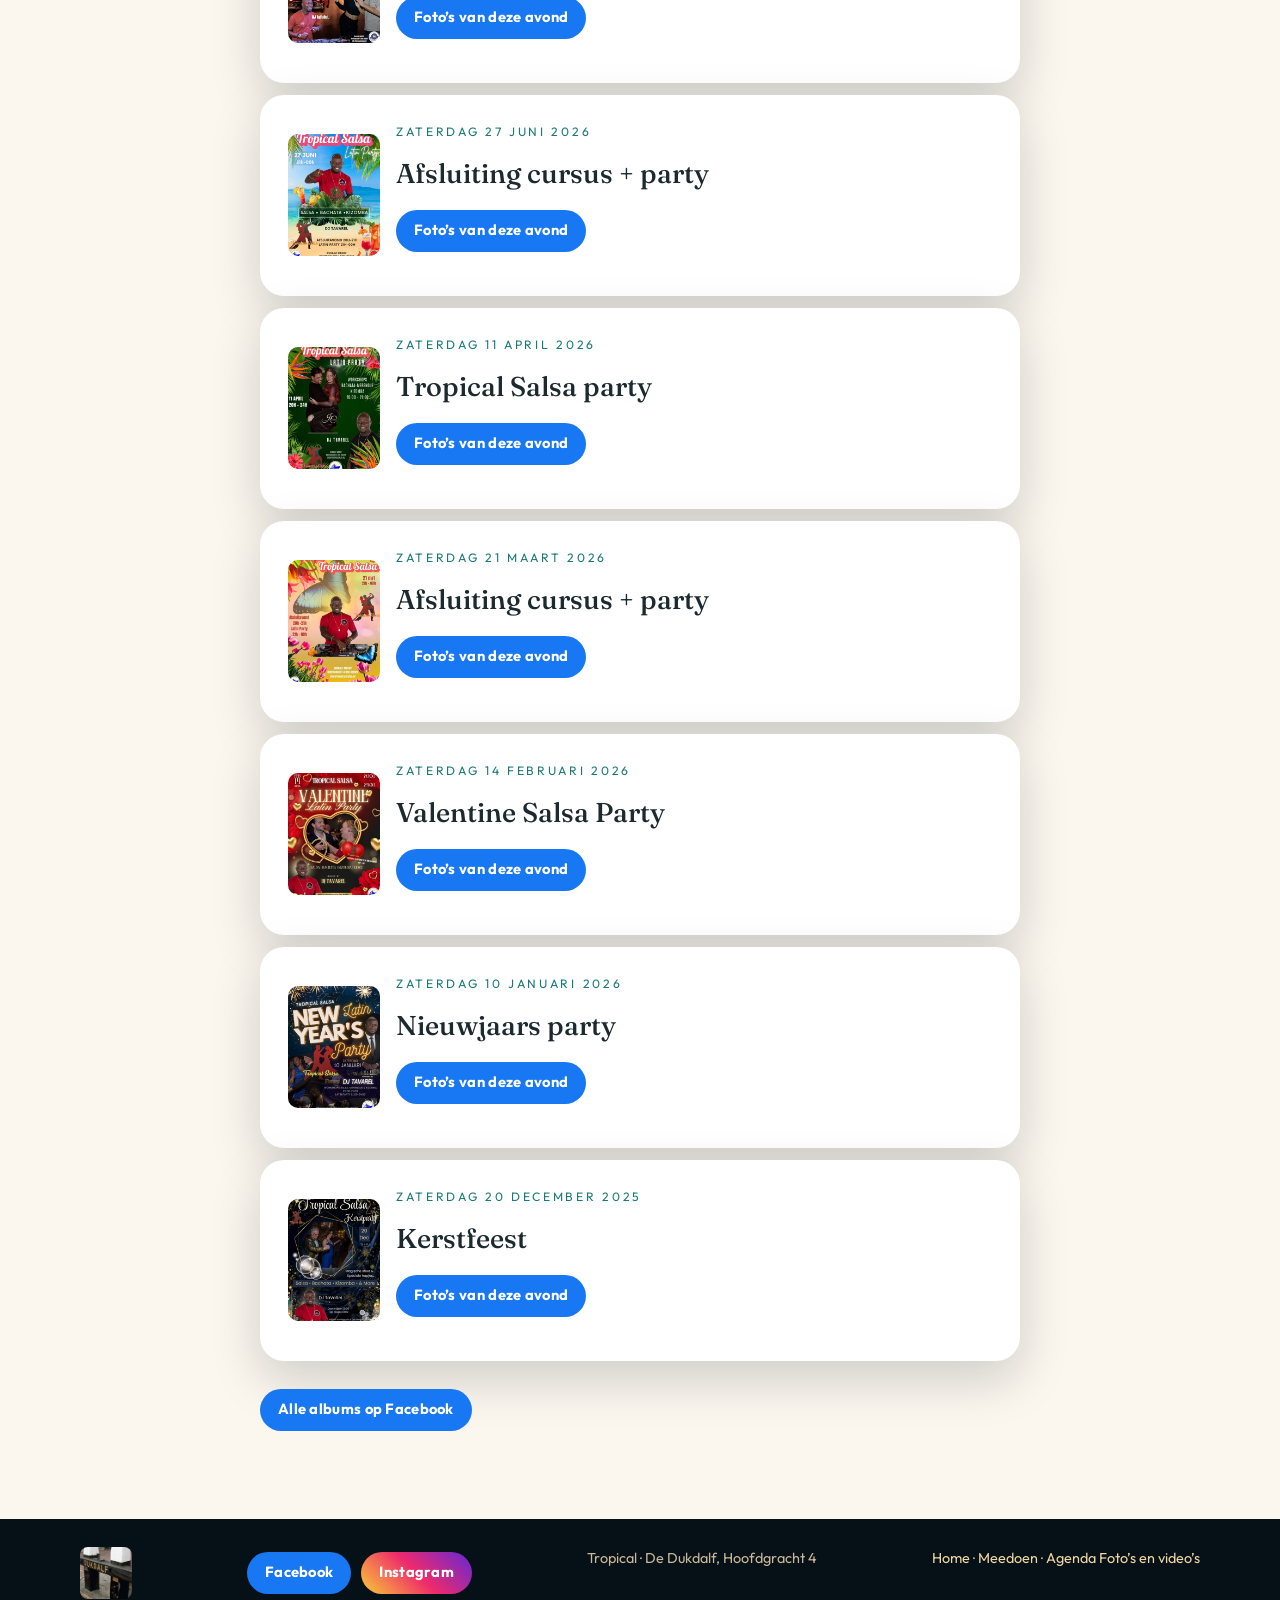
<file: tropical-github/fotos.html>
<!DOCTYPE html>
<html lang="nl">
<head>
  <meta charset="utf-8">
  <meta name="viewport" content="width=device-width, initial-scale=1">
  <title>Foto’s en video’s | Tropical</title>
  <link rel="preconnect" href="https://fonts.googleapis.com">
  <link rel="preconnect" href="https://fonts.gstatic.com" crossorigin>
  <link href="https://fonts.googleapis.com/css2?family=Fraunces:opsz,wght@9..144,500;9..144,600&family=Outfit:wght@400;500;600&display=swap" rel="stylesheet">
  <link rel="stylesheet" href="style.css">
  <style>
:root {
  --nacht: #07151c;
  --diep: #0b2430;
  --petrol: #0e4a52;
  --teal: #1a7a76;
  --koraal: #e25b48;
  --koraal-donker: #c44736;
  --goud: #d7b06a;
  --goud-licht: #efd7a3;
  --zand: #f4eadb;
  --creme: #fbf6ee;
  --tekst: #1c2a30;
  --muted: #5b6b72;
  --lijn: rgba(215, 176, 106, 0.28);
  --radius: 18px;
  --shadow: 0 18px 50px rgba(7, 21, 28, 0.18);
  --font-display: "Fraunces", Georgia, serif;
  --font-sans: "Outfit", "Segoe UI", sans-serif;
}

* { box-sizing: border-box; }
html { scroll-behavior: smooth; }
body {
  margin: 0;
  font-family: var(--font-sans);
  color: var(--tekst);
  background: var(--creme);
  line-height: 1.55;
}

img { max-width: 100%; display: block; }
a { color: var(--teal); }
.wrap { width: min(1120px, calc(100% - 40px)); margin-inline: auto; }

.topbar {
  background: var(--nacht);
  color: var(--goud-licht);
  font-size: 0.82rem;
  letter-spacing: 0.04em;
}
.topbar .wrap {
  display: flex;
  justify-content: space-between;
  gap: 16px;
  padding: 8px 0;
  flex-wrap: wrap;
}
.topbar a { color: inherit; text-decoration: none; }

.site-header {
  position: sticky;
  top: 0;
  z-index: 20;
  background: rgba(251, 246, 238, 0.92);
  backdrop-filter: blur(12px);
  border-bottom: 1px solid var(--lijn);
}
.site-header .wrap {
  display: flex;
  align-items: center;
  justify-content: space-between;
  gap: 20px;
  padding: 12px 0;
}
.brand {
  display: flex;
  align-items: center;
  gap: 12px;
  text-decoration: none;
  color: var(--nacht);
}
.brand img {
  width: 52px;
  height: 52px;
  border-radius: 50%;
  object-fit: cover;
  background: var(--nacht);
  box-shadow: 0 0 0 2px var(--goud);
}
.brand strong {
  display: block;
  font-family: var(--font-display);
  font-size: 1.35rem;
  font-weight: 500;
  letter-spacing: 0.08em;
}
.brand span {
  display: block;
  font-size: 0.72rem;
  letter-spacing: 0.18em;
  text-transform: uppercase;
  color: var(--muted);
}

nav { display: flex; gap: 6px; flex-wrap: wrap; }
nav a {
  text-decoration: none;
  color: var(--tekst);
  padding: 8px 12px;
  border-radius: 999px;
  font-size: 0.95rem;
}
nav a:hover { background: rgba(26, 122, 118, 0.1); }
nav a.active {
  background: var(--nacht);
  color: var(--zand);
}

.hero {
  position: relative;
  min-height: 72vh;
  display: grid;
  place-items: end start;
  color: white;
  overflow: hidden;
  background: var(--nacht);
}
.hero img.bg {
  position: absolute;
  inset: 0;
  width: 100%;
  height: 100%;
  object-fit: cover;
  filter: saturate(0.92) contrast(1.05);
}
.hero::after {
  content: "";
  position: absolute;
  inset: 0;
  background:
    linear-gradient(90deg, rgba(7,21,28,0.78) 0%, rgba(7,21,28,0.28) 58%, rgba(7,21,28,0.45) 100%),
    linear-gradient(180deg, rgba(7,21,28,0.15), rgba(7,21,28,0.55));
}
.hero-copy {
  position: relative;
  z-index: 1;
  padding: 80px 0 64px;
  max-width: 640px;
}
.eyebrow {
  color: var(--goud);
  letter-spacing: 0.22em;
  text-transform: uppercase;
  font-size: 0.76rem;
  margin: 0 0 10px;
}
.hero h1 {
  font-family: var(--font-display);
  font-weight: 500;
  font-size: clamp(2.4rem, 5vw, 4.4rem);
  line-height: 1.05;
  margin: 0 0 16px;
}
.hero p { font-size: 1.12rem; max-width: 46ch; color: #f4eadb; }
.actions { display: flex; gap: 12px; flex-wrap: wrap; margin-top: 28px; }

.btn {
  display: inline-flex;
  align-items: center;
  justify-content: center;
  text-decoration: none;
  border-radius: 999px;
  padding: 12px 20px;
  font-weight: 560;
  border: 1px solid transparent;
}
.btn-primary { background: var(--koraal); color: white; }
.btn-primary:hover { background: var(--koraal-donker); }
.btn-ghost { border-color: var(--goud); color: var(--goud-licht); }
.btn-dark { background: var(--nacht); color: var(--zand); }
.btn-line { border-color: var(--petrol); color: var(--nacht); }

section { padding: 72px 0; }
.section-head { max-width: 640px; margin-bottom: 32px; }
.section-head h2 {
  font-family: var(--font-display);
  font-size: clamp(1.8rem, 3vw, 2.6rem);
  font-weight: 500;
  margin: 0 0 10px;
}
.lede { color: var(--muted); margin: 0; }

.styles {
  display: grid;
  grid-template-columns: repeat(4, 1fr);
  gap: 16px;
}
.style-card {
  background: white;
  border-radius: var(--radius);
  padding: 22px 20px;
  box-shadow: var(--shadow);
  border-top: 4px solid var(--goud);
}
.style-card h3 {
  margin: 0 0 8px;
  font-family: var(--font-display);
  font-size: 1.45rem;
  font-weight: 500;
}
.style-card p { margin: 0; color: var(--muted); font-size: 0.95rem; }

.split {
  display: grid;
  grid-template-columns: 1.05fr 0.95fr;
  gap: 40px;
  align-items: center;
}
.split img {
  width: 100%;
  height: 420px;
  object-fit: cover;
  border-radius: 24px;
  box-shadow: var(--shadow);
}
.preview-list { list-style: none; padding: 0; margin: 18px 0 0; }
.preview-list li {
  display: flex;
  justify-content: space-between;
  gap: 16px;
  padding: 10px 0;
  border-bottom: 1px solid var(--lijn);
}
.preview-list span { color: var(--muted); }

.price-grid, .day-grid {
  display: grid;
  grid-template-columns: repeat(2, 1fr);
  gap: 20px;
}
.card {
  background: white;
  border-radius: 24px;
  padding: 28px;
  box-shadow: var(--shadow);
}
.card h3 {
  font-family: var(--font-display);
  margin: 0 0 6px;
  font-weight: 500;
  font-size: 1.7rem;
}
.price {
  font-size: 2.4rem;
  font-family: var(--font-display);
  color: var(--petrol);
  margin: 12px 0 4px;
}
.price small { font-size: 1rem; color: var(--muted); font-family: var(--font-sans); }

table {
  width: 100%;
  border-collapse: collapse;
  background: white;
  border-radius: 20px;
  overflow: hidden;
  box-shadow: var(--shadow);
}
th, td { text-align: left; padding: 14px 16px; }
th {
  background: var(--nacht);
  color: var(--zand);
  font-weight: 500;
  letter-spacing: 0.04em;
}
tr:nth-child(even) { background: #f7f1e6; }
td.time { font-variant-numeric: tabular-nums; color: var(--petrol); font-weight: 600; width: 140px; }
.note { font-size: 0.92rem; color: var(--muted); margin-top: 14px; }

.page-hero {
  background:
    linear-gradient(180deg, rgba(7,21,28,0.55), rgba(7,21,28,0.72)),
    url("img/texture.jpg") center/cover;
  color: var(--zand);
  padding: 72px 0 56px;
}
.page-hero h1 {
  font-family: var(--font-display);
  font-size: clamp(2.2rem, 4vw, 3.6rem);
  font-weight: 500;
  margin: 0 0 10px;
}

.contact-strip {
  background: var(--nacht);
  color: var(--zand);
}
.contact-strip .wrap {
  display: grid;
  grid-template-columns: 1.2fr 0.8fr;
  gap: 24px;
  align-items: center;
}
.contact-strip a { color: var(--goud); }

footer {
  background: #051017;
  color: #c9b89a;
  padding: 28px 0;
  font-size: 0.9rem;
}
footer .wrap { display: flex; justify-content: space-between; gap: 16px; flex-wrap: wrap; }
footer a { color: var(--goud-licht); text-decoration: none; }

.swatches { display: flex; gap: 12px; flex-wrap: wrap; }
.swatch {
  width: 92px;
  border-radius: 14px;
  overflow: hidden;
  background: white;
  box-shadow: var(--shadow);
  font-size: 0.75rem;
}
.swatch i { display: block; height: 58px; }
.swatch b { display: block; padding: 8px; font-weight: 500; }


@media (max-width: 860px) {
  .styles, .split, .price-grid, .day-grid, .contact-strip .wrap {
    grid-template-columns: 1fr;
  }
  .split img { height: 280px; }
  .site-header .wrap {
    flex-wrap: wrap;
    align-items: center;
    row-gap: 10px;
  }
  .mbsov-mark img { width: 40px; height: 40px; }
  .brand { flex: 1 1 auto; min-width: 0; }
  .brand strong { font-size: 1.15rem; }
  .brand span { font-size: 0.62rem; letter-spacing: 0.12em; }
  nav {
    flex: 1 1 100%;
    display: flex;
    flex-wrap: wrap;
    justify-content: flex-start;
    gap: 4px;
  }
  nav a {
    padding: 8px 10px;
    font-size: 0.88rem;
  }
  .topbar .wrap { font-size: 0.75rem; }
}
@media (max-width: 520px) {
  .wrap { width: min(1120px, calc(100% - 24px)); }
  .hero-copy { padding: 48px 0 40px; }
  .hero h1 { font-size: 2.1rem; }
  .page-hero { padding: 48px 0 36px; }
  .brand img { width: 44px; height: 44px; }
}



.mbsov-mark {
  display: flex;
  align-items: center;
  margin-right: 8px;
}
.mbsov-mark img {
  width: 44px;
  height: 44px;
  object-fit: contain;
  background: #fff;
  border-radius: 50%;
}

.topbar .wrap { align-items: center; }
.mbsov-corner {
  display: inline-flex;
  align-items: center;
  gap: 8px;
  text-decoration: none;
  color: inherit;
}
.mbsov-corner img {
  width: 36px;
  height: 36px;
  object-fit: contain;
  background: #fff;
  border-radius: 50%;
}
.site-header .wrap { position: relative; }
.mbsov-mark {
  display: flex;
  align-items: center;
  margin-right: 10px;
  flex-shrink: 0;
}
.mbsov-mark img {
  width: 48px;
  height: 48px;
  object-fit: contain;
  background: #fff;
  border-radius: 50%;
  box-shadow: 0 0 0 2px rgba(215,176,106,0.45);
}

.hero { display:grid; grid-template-columns: 1.2fr .8fr; align-items:end; }
.hero img.bg { grid-column:1/-1; grid-row:1; }
.hero-copy { grid-column:1; grid-row:1; }
.hero-pair { grid-column:2; grid-row:1; width:min(280px,40vw); height:auto; justify-self:end; align-self:center; margin:24px 4% 24px 0; border-radius:18px; box-shadow:0 12px 40px rgba(0,0,0,.35); z-index:2; position:relative; }
@media (max-width:720px){
  .hero { display:block; }
  .hero-pair { width:160px; float:right; margin:8px 0 12px 12px; }
}


.social-btns { display:flex; gap:10px; flex-wrap:wrap; align-items:center; margin:10px 0 0; }
a.btn-fb, a.btn-ig {
  display:inline-flex; align-items:center; justify-content:center;
  min-height:42px; padding:8px 18px; border-radius:999px;
  color:#fff !important; font-weight:700; font-size:0.92rem;
  text-decoration:none !important; letter-spacing:0.02em;
}
a.btn-fb { background:#1877F2; }
a.btn-fb:hover { background:#0f5fcc; color:#fff !important; }
a.btn-ig { background:linear-gradient(45deg,#f9ce34 0%,#ee2a6b 50%,#6228d7 100%); }
a.btn-ig:hover { filter:brightness(1.08); color:#fff !important; }
footer .social-btns { margin-top:0; }

.feest-row { display:flex; gap:16px; align-items:center; }
.feest-row img.flyer { width:92px; height:122px; object-fit:cover; border-radius:10px; flex-shrink:0; background:#0e4a52; }
.feest-row .feest-copy { min-width:0; }
.feest-row .feest-copy h3 { margin:0 0 8px; }
@media (max-width:520px){ .feest-row img.flyer { width:72px; height:96px; } }
</style>
<script src="mbsov.js" defer></script>
</head>
<body>
  <div class="topbar">
    <div class="wrap">
      <span>De Dukdalf · Hoofdgracht 4 · Den Helder</span>
      <span><a href="mailto:info@tropicalsalsa.nl">info@tropicalsalsa.nl</a></span>
    </div>
  </div>
  <header class="site-header">
    <div class="wrap">
      <a class="mbsov-mark" href="https://mbsov.nl/" title="MBSOV" target="_blank" rel="noopener"><img src="img/mbsov-logo.png" alt="MBSOV"></a>
        <a class="brand" href="index.html">
        <img src="img/danspaar.jpg" alt="Logo Tropical">
        <div>
          <strong>Tropical</strong>
          <span>Foto’s en video’s</span>
        </div>
      </a>
      <nav>
        <a href="index.html">Home</a>
        <a href="rooster.html">Rooster</a>
        <a href="meedoen.html">Meedoen</a>
        <a href="agenda.html">Agenda</a>
        <a class="active" href="fotos.html">Foto’s en video’s</a>
      </nav>
    </div>
  </header>

  <div class="page-hero">
    <div class="wrap">
      <p class="eyebrow">Galerie</p>
      <h1>Foto’s en video’s</h1>
      <p>Foto’s van lessen en partijen. Per feest extra beelden op Facebook.</p>
    </div>
  </div>
  <section>
    <div class="wrap" style="display:grid;grid-template-columns:repeat(auto-fit,minmax(280px,1fr));gap:16px">
      <article class="card" style="padding:0;overflow:hidden">
        <img src="img/party-01.jpg" alt="Dansen bij Tropical in De Dukdalf" style="width:100%;height:auto;display:block">
      </article>
      <article class="card" style="padding:0;overflow:hidden">
        <img src="img/party-02.jpg" alt="Dansen bij Tropical in De Dukdalf" style="width:100%;height:auto;display:block">
      </article>
      <article class="card" style="padding:0;overflow:hidden">
        <img src="img/party-03.jpg" alt="Dansen bij Tropical in De Dukdalf" style="width:100%;height:auto;display:block">
      </article>
      <article class="card" style="padding:0;overflow:hidden">
        <img src="img/party-04.jpg" alt="Dansen bij Tropical in De Dukdalf" style="width:100%;height:auto;display:block">
      </article>
      <article class="card" style="padding:0;overflow:hidden">
        <img src="img/party-05.jpg" alt="Dansen bij Tropical in De Dukdalf" style="width:100%;height:auto;display:block">
      </article>
      <article class="card" style="padding:0;overflow:hidden">
        <img src="img/party-06.jpg" alt="Dansen bij Tropical in De Dukdalf" style="width:100%;height:auto;display:block">
      </article>
      <article class="card" style="padding:0;overflow:hidden">
        <img src="img/party-07.jpg" alt="Dansen bij Tropical in De Dukdalf" style="width:100%;height:auto;display:block">
      </article>
    </div>
  </section>
    <section>
    <div class="wrap" style="margin-top:12px;max-width:760px">
      <h2 style="font-family:var(--font-display);font-weight:500;margin:0 0 8px">Foto’s per feest</h2>
      <p class="note">Alleen avonden die al zijn geweest. Nieuwe albums komen hier na het feest.</p>
      <div style="display:grid;gap:12px;margin-top:16px">
        <article class="card">
          <div class="feest-row">
            <img class="flyer" src="img/flyer-22aug.jpg" alt="Flyer Tropical Salsa party">
            <div class="feest-copy">
              <p class="eyebrow" style="color:var(--teal)">Zaterdag 22 augustus 2026</p>
              <h3>Tropical Salsa party</h3>
              <p><a class="btn-fb" href="https://www.facebook.com/TropicalSalsaNoordkop/posts/1784927146534179" target="_blank" rel="noopener">Foto’s van deze avond</a></p>
            </div>
          </div>
        </article>
        <article class="card">
          <div class="feest-row">
            <img class="flyer" src="img/flyer-27jun.jpg" alt="Flyer Afsluiting cursus + party">
            <div class="feest-copy">
              <p class="eyebrow" style="color:var(--teal)">Zaterdag 27 juni 2026</p>
              <h3>Afsluiting cursus + party</h3>
              <p><a class="btn-fb" href="https://www.facebook.com/TropicalSalsaNoordkop/posts/1736287438064817" target="_blank" rel="noopener">Foto’s van deze avond</a></p>
            </div>
          </div>
        </article>
        <article class="card">
          <div class="feest-row">
            <img class="flyer" src="img/flyer-11apr.jpg" alt="Flyer Tropical Salsa party">
            <div class="feest-copy">
              <p class="eyebrow" style="color:var(--teal)">Zaterdag 11 april 2026</p>
              <h3>Tropical Salsa party</h3>
              <p><a class="btn-fb" href="https://www.facebook.com/TropicalSalsaNoordkop/posts/1661580565535505" target="_blank" rel="noopener">Foto’s van deze avond</a></p>
            </div>
          </div>
        </article>
        <article class="card">
          <div class="feest-row">
            <img class="flyer" src="img/flyer-21mrt.jpg" alt="Flyer Afsluiting cursus + party">
            <div class="feest-copy">
              <p class="eyebrow" style="color:var(--teal)">Zaterdag 21 maart 2026</p>
              <h3>Afsluiting cursus + party</h3>
              <p><a class="btn-fb" href="https://www.facebook.com/TropicalSalsaNoordkop/posts/1642052534154975" target="_blank" rel="noopener">Foto’s van deze avond</a></p>
            </div>
          </div>
        </article>
        <article class="card">
          <div class="feest-row">
            <img class="flyer" src="img/flyer-14feb.jpg" alt="Flyer Valentine Salsa Party">
            <div class="feest-copy">
              <p class="eyebrow" style="color:var(--teal)">Zaterdag 14 februari 2026</p>
              <h3>Valentine Salsa Party</h3>
              <p><a class="btn-fb" href="https://www.facebook.com/TropicalSalsaNoordkop/posts/1611813130512249" target="_blank" rel="noopener">Foto’s van deze avond</a></p>
            </div>
          </div>
        </article>
        <article class="card">
          <div class="feest-row">
            <img class="flyer" src="img/flyer-10jan.jpg" alt="Flyer Nieuwjaars party">
            <div class="feest-copy">
              <p class="eyebrow" style="color:var(--teal)">Zaterdag 10 januari 2026</p>
              <h3>Nieuwjaars party</h3>
              <p><a class="btn-fb" href="https://www.facebook.com/TropicalSalsaNoordkop/posts/1580802596946636" target="_blank" rel="noopener">Foto’s van deze avond</a></p>
            </div>
          </div>
        </article>
        <article class="card">
          <div class="feest-row">
            <img class="flyer" src="img/flyer-kerst25.jpg" alt="Flyer Kerstfeest">
            <div class="feest-copy">
              <p class="eyebrow" style="color:var(--teal)">Zaterdag 20 december 2025</p>
              <h3>Kerstfeest</h3>
              <p><a class="btn-fb" href="https://www.facebook.com/TropicalSalsaNoordkop/posts/1563274855366077" target="_blank" rel="noopener">Foto’s van deze avond</a></p>
            </div>
          </div>
        </article>
                <p><a class="btn-fb" href="https://www.facebook.com/TropicalSalsaNoordkop/photos_albums" target="_blank" rel="noopener">Alle albums op Facebook</a></p>
      </div>
    </div>
  </section>
<footer>
    <div class="wrap">
      <img src="img/dukdalf-bord.jpg" alt="Bord De Dukdalf" style="width:52px;height:52px;object-fit:cover;border-radius:8px;flex-shrink:0">
      <span class="social-btns">
        <a class="btn-fb" href="https://www.facebook.com/TropicalSalsaNoordkop" target="_blank" rel="noopener">Facebook</a>
        <a class="btn-ig" href="https://www.instagram.com/tropicalsalsa_denhelder/" target="_blank" rel="noopener">Instagram</a>
      </span>
      
      <span>Tropical · De Dukdalf, Hoofdgracht 4</span>
      <span><a href="index.html">Home</a> · <a href="meedoen.html">Meedoen</a> · <a href="agenda.html">Agenda</a>
        <a class="active" href="fotos.html">Foto’s en video’s</a></span>
    </div>
  </footer>
</body>
</html>
</file>
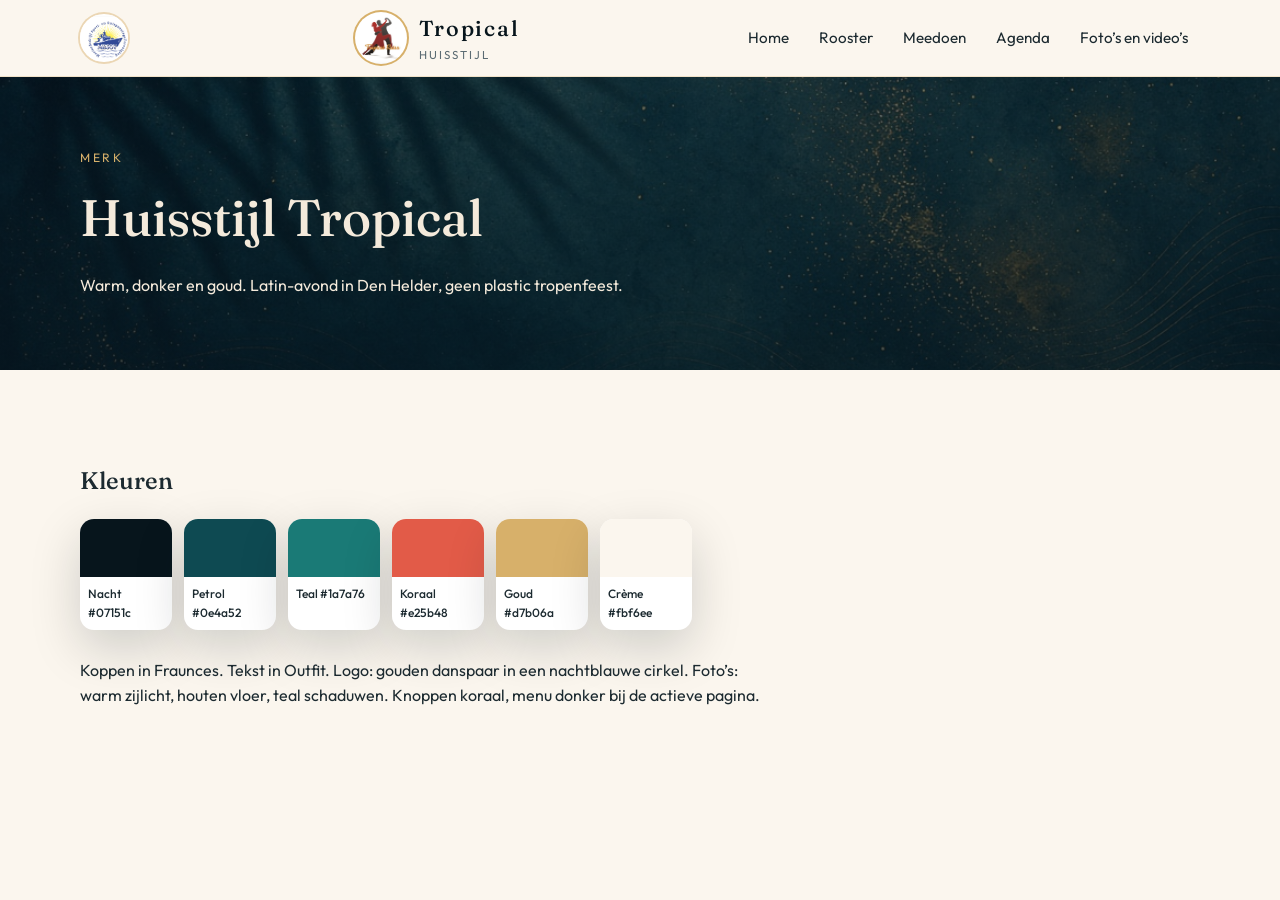
<file: tropical-github/huisstijl.html>
<!DOCTYPE html>
<html lang="nl">
<head>
  <meta charset="utf-8">
  <meta name="viewport" content="width=device-width, initial-scale=1">
  <title>Huisstijl | Tropical</title>
  <link rel="preconnect" href="https://fonts.googleapis.com">
  <link rel="preconnect" href="https://fonts.gstatic.com" crossorigin>
  <link href="https://fonts.googleapis.com/css2?family=Fraunces:opsz,wght@9..144,500;9..144,600&family=Outfit:wght@400;500;600&display=swap" rel="stylesheet">
  <link rel="stylesheet" href="style.css">
  <style>
:root {
  --nacht: #07151c;
  --diep: #0b2430;
  --petrol: #0e4a52;
  --teal: #1a7a76;
  --koraal: #e25b48;
  --koraal-donker: #c44736;
  --goud: #d7b06a;
  --goud-licht: #efd7a3;
  --zand: #f4eadb;
  --creme: #fbf6ee;
  --tekst: #1c2a30;
  --muted: #5b6b72;
  --lijn: rgba(215, 176, 106, 0.28);
  --radius: 18px;
  --shadow: 0 18px 50px rgba(7, 21, 28, 0.18);
  --font-display: "Fraunces", Georgia, serif;
  --font-sans: "Outfit", "Segoe UI", sans-serif;
}

* { box-sizing: border-box; }
html { scroll-behavior: smooth; }
body {
  margin: 0;
  font-family: var(--font-sans);
  color: var(--tekst);
  background: var(--creme);
  line-height: 1.55;
}

img { max-width: 100%; display: block; }
a { color: var(--teal); }
.wrap { width: min(1120px, calc(100% - 40px)); margin-inline: auto; }

.topbar {
  background: var(--nacht);
  color: var(--goud-licht);
  font-size: 0.82rem;
  letter-spacing: 0.04em;
}
.topbar .wrap {
  display: flex;
  justify-content: space-between;
  gap: 16px;
  padding: 8px 0;
  flex-wrap: wrap;
}
.topbar a { color: inherit; text-decoration: none; }

.site-header {
  position: sticky;
  top: 0;
  z-index: 20;
  background: rgba(251, 246, 238, 0.92);
  backdrop-filter: blur(12px);
  border-bottom: 1px solid var(--lijn);
}
.site-header .wrap {
  display: flex;
  align-items: center;
  justify-content: space-between;
  gap: 20px;
  padding: 12px 0;
}
.brand {
  display: flex;
  align-items: center;
  gap: 12px;
  text-decoration: none;
  color: var(--nacht);
}
.brand img {
  width: 52px;
  height: 52px;
  border-radius: 50%;
  object-fit: cover;
  background: var(--nacht);
  box-shadow: 0 0 0 2px var(--goud);
}
.brand strong {
  display: block;
  font-family: var(--font-display);
  font-size: 1.35rem;
  font-weight: 500;
  letter-spacing: 0.08em;
}
.brand span {
  display: block;
  font-size: 0.72rem;
  letter-spacing: 0.18em;
  text-transform: uppercase;
  color: var(--muted);
}

nav { display: flex; gap: 6px; flex-wrap: wrap; }
nav a {
  text-decoration: none;
  color: var(--tekst);
  padding: 8px 12px;
  border-radius: 999px;
  font-size: 0.95rem;
}
nav a:hover { background: rgba(26, 122, 118, 0.1); }
nav a.active {
  background: var(--nacht);
  color: var(--zand);
}

.hero {
  position: relative;
  min-height: 72vh;
  display: grid;
  place-items: end start;
  color: white;
  overflow: hidden;
  background: var(--nacht);
}
.hero img.bg {
  position: absolute;
  inset: 0;
  width: 100%;
  height: 100%;
  object-fit: cover;
  filter: saturate(0.92) contrast(1.05);
}
.hero::after {
  content: "";
  position: absolute;
  inset: 0;
  background:
    linear-gradient(90deg, rgba(7,21,28,0.78) 0%, rgba(7,21,28,0.28) 58%, rgba(7,21,28,0.45) 100%),
    linear-gradient(180deg, rgba(7,21,28,0.15), rgba(7,21,28,0.55));
}
.hero-copy {
  position: relative;
  z-index: 1;
  padding: 80px 0 64px;
  max-width: 640px;
}
.eyebrow {
  color: var(--goud);
  letter-spacing: 0.22em;
  text-transform: uppercase;
  font-size: 0.76rem;
  margin: 0 0 10px;
}
.hero h1 {
  font-family: var(--font-display);
  font-weight: 500;
  font-size: clamp(2.4rem, 5vw, 4.4rem);
  line-height: 1.05;
  margin: 0 0 16px;
}
.hero p { font-size: 1.12rem; max-width: 46ch; color: #f4eadb; }
.actions { display: flex; gap: 12px; flex-wrap: wrap; margin-top: 28px; }

.btn {
  display: inline-flex;
  align-items: center;
  justify-content: center;
  text-decoration: none;
  border-radius: 999px;
  padding: 12px 20px;
  font-weight: 560;
  border: 1px solid transparent;
}
.btn-primary { background: var(--koraal); color: white; }
.btn-primary:hover { background: var(--koraal-donker); }
.btn-ghost { border-color: var(--goud); color: var(--goud-licht); }
.btn-dark { background: var(--nacht); color: var(--zand); }
.btn-line { border-color: var(--petrol); color: var(--nacht); }

section { padding: 72px 0; }
.section-head { max-width: 640px; margin-bottom: 32px; }
.section-head h2 {
  font-family: var(--font-display);
  font-size: clamp(1.8rem, 3vw, 2.6rem);
  font-weight: 500;
  margin: 0 0 10px;
}
.lede { color: var(--muted); margin: 0; }

.styles {
  display: grid;
  grid-template-columns: repeat(4, 1fr);
  gap: 16px;
}
.style-card {
  background: white;
  border-radius: var(--radius);
  padding: 22px 20px;
  box-shadow: var(--shadow);
  border-top: 4px solid var(--goud);
}
.style-card h3 {
  margin: 0 0 8px;
  font-family: var(--font-display);
  font-size: 1.45rem;
  font-weight: 500;
}
.style-card p { margin: 0; color: var(--muted); font-size: 0.95rem; }

.split {
  display: grid;
  grid-template-columns: 1.05fr 0.95fr;
  gap: 40px;
  align-items: center;
}
.split img {
  width: 100%;
  height: 420px;
  object-fit: cover;
  border-radius: 24px;
  box-shadow: var(--shadow);
}
.preview-list { list-style: none; padding: 0; margin: 18px 0 0; }
.preview-list li {
  display: flex;
  justify-content: space-between;
  gap: 16px;
  padding: 10px 0;
  border-bottom: 1px solid var(--lijn);
}
.preview-list span { color: var(--muted); }

.price-grid, .day-grid {
  display: grid;
  grid-template-columns: repeat(2, 1fr);
  gap: 20px;
}
.card {
  background: white;
  border-radius: 24px;
  padding: 28px;
  box-shadow: var(--shadow);
}
.card h3 {
  font-family: var(--font-display);
  margin: 0 0 6px;
  font-weight: 500;
  font-size: 1.7rem;
}
.price {
  font-size: 2.4rem;
  font-family: var(--font-display);
  color: var(--petrol);
  margin: 12px 0 4px;
}
.price small { font-size: 1rem; color: var(--muted); font-family: var(--font-sans); }

table {
  width: 100%;
  border-collapse: collapse;
  background: white;
  border-radius: 20px;
  overflow: hidden;
  box-shadow: var(--shadow);
}
th, td { text-align: left; padding: 14px 16px; }
th {
  background: var(--nacht);
  color: var(--zand);
  font-weight: 500;
  letter-spacing: 0.04em;
}
tr:nth-child(even) { background: #f7f1e6; }
td.time { font-variant-numeric: tabular-nums; color: var(--petrol); font-weight: 600; width: 140px; }
.note { font-size: 0.92rem; color: var(--muted); margin-top: 14px; }

.page-hero {
  background:
    linear-gradient(180deg, rgba(7,21,28,0.55), rgba(7,21,28,0.72)),
    url("img/texture.jpg") center/cover;
  color: var(--zand);
  padding: 72px 0 56px;
}
.page-hero h1 {
  font-family: var(--font-display);
  font-size: clamp(2.2rem, 4vw, 3.6rem);
  font-weight: 500;
  margin: 0 0 10px;
}

.contact-strip {
  background: var(--nacht);
  color: var(--zand);
}
.contact-strip .wrap {
  display: grid;
  grid-template-columns: 1.2fr 0.8fr;
  gap: 24px;
  align-items: center;
}
.contact-strip a { color: var(--goud); }

footer {
  background: #051017;
  color: #c9b89a;
  padding: 28px 0;
  font-size: 0.9rem;
}
footer .wrap { display: flex; justify-content: space-between; gap: 16px; flex-wrap: wrap; }
footer a { color: var(--goud-licht); text-decoration: none; }

.swatches { display: flex; gap: 12px; flex-wrap: wrap; }
.swatch {
  width: 92px;
  border-radius: 14px;
  overflow: hidden;
  background: white;
  box-shadow: var(--shadow);
  font-size: 0.75rem;
}
.swatch i { display: block; height: 58px; }
.swatch b { display: block; padding: 8px; font-weight: 500; }


@media (max-width: 860px) {
  .styles, .split, .price-grid, .day-grid, .contact-strip .wrap {
    grid-template-columns: 1fr;
  }
  .split img { height: 280px; }
  .site-header .wrap {
    flex-wrap: wrap;
    align-items: center;
    row-gap: 10px;
  }
  .mbsov-mark img { width: 40px; height: 40px; }
  .brand { flex: 1 1 auto; min-width: 0; }
  .brand strong { font-size: 1.15rem; }
  .brand span { font-size: 0.62rem; letter-spacing: 0.12em; }
  nav {
    flex: 1 1 100%;
    display: flex;
    flex-wrap: wrap;
    justify-content: flex-start;
    gap: 4px;
  }
  nav a {
    padding: 8px 10px;
    font-size: 0.88rem;
  }
  .topbar .wrap { font-size: 0.75rem; }
}
@media (max-width: 520px) {
  .wrap { width: min(1120px, calc(100% - 24px)); }
  .hero-copy { padding: 48px 0 40px; }
  .hero h1 { font-size: 2.1rem; }
  .page-hero { padding: 48px 0 36px; }
  .brand img { width: 44px; height: 44px; }
}



.mbsov-mark {
  display: flex;
  align-items: center;
  margin-right: 8px;
}
.mbsov-mark img {
  width: 44px;
  height: 44px;
  object-fit: contain;
  background: #fff;
  border-radius: 50%;
}

.topbar .wrap { align-items: center; }
.mbsov-corner {
  display: inline-flex;
  align-items: center;
  gap: 8px;
  text-decoration: none;
  color: inherit;
}
.mbsov-corner img {
  width: 36px;
  height: 36px;
  object-fit: contain;
  background: #fff;
  border-radius: 50%;
}
.site-header .wrap { position: relative; }
.mbsov-mark {
  display: flex;
  align-items: center;
  margin-right: 10px;
  flex-shrink: 0;
}
.mbsov-mark img {
  width: 48px;
  height: 48px;
  object-fit: contain;
  background: #fff;
  border-radius: 50%;
  box-shadow: 0 0 0 2px rgba(215,176,106,0.45);
}

.hero { display:grid; grid-template-columns: 1.2fr .8fr; align-items:end; }
.hero img.bg { grid-column:1/-1; grid-row:1; }
.hero-copy { grid-column:1; grid-row:1; }
.hero-pair { grid-column:2; grid-row:1; width:min(280px,40vw); height:auto; justify-self:end; align-self:center; margin:24px 4% 24px 0; border-radius:18px; box-shadow:0 12px 40px rgba(0,0,0,.35); z-index:2; position:relative; }
@media (max-width:720px){
  .hero { display:block; }
  .hero-pair { width:160px; float:right; margin:8px 0 12px 12px; }
}


.social-btns { display:flex; gap:10px; flex-wrap:wrap; align-items:center; margin:10px 0 0; }
a.btn-fb, a.btn-ig {
  display:inline-flex; align-items:center; justify-content:center;
  min-height:42px; padding:8px 18px; border-radius:999px;
  color:#fff !important; font-weight:700; font-size:0.92rem;
  text-decoration:none !important; letter-spacing:0.02em;
}
a.btn-fb { background:#1877F2; }
a.btn-fb:hover { background:#0f5fcc; color:#fff !important; }
a.btn-ig { background:linear-gradient(45deg,#f9ce34 0%,#ee2a6b 50%,#6228d7 100%); }
a.btn-ig:hover { filter:brightness(1.08); color:#fff !important; }
footer .social-btns { margin-top:0; }
</style>
<script src="mbsov.js" defer></script>
</head>
<body>
  <header class="site-header">
    <div class="wrap">
      <a class="mbsov-mark" href="https://mbsov.nl/" title="MBSOV" target="_blank" rel="noopener"><img src="img/mbsov-logo.png" alt="MBSOV"></a>
<a class="brand" href="index.html">
        <img src="img/danspaar.jpg" alt="Logo Tropical">
        <div>
          <strong>Tropical</strong>
          <span>Huisstijl</span>
        </div>
      </a>
      <nav>
        <a href="index.html">Home</a>
        <a href="rooster.html">Rooster</a>
        <a href="meedoen.html">Meedoen</a>
        <a href="agenda.html">Agenda</a>
        <a href="fotos.html">Foto’s en video’s</a>
      </nav>
    </div>
  </header>

  <div class="page-hero">
    <div class="wrap">
      <p class="eyebrow">Merk</p>
      <h1>Huisstijl Tropical</h1>
      <p>Warm, donker en goud. Latin-avond in Den Helder, geen plastic tropenfeest.</p>
    </div>
  </div>

  <section>
    <div class="wrap">
      <h2 style="font-family:var(--font-display);font-weight:500">Kleuren</h2>
      <div class="swatches">
        <div class="swatch"><i style="background:#07151c"></i><b>Nacht #07151c</b></div>
        <div class="swatch"><i style="background:#0e4a52"></i><b>Petrol #0e4a52</b></div>
        <div class="swatch"><i style="background:#1a7a76"></i><b>Teal #1a7a76</b></div>
        <div class="swatch"><i style="background:#e25b48"></i><b>Koraal #e25b48</b></div>
        <div class="swatch"><i style="background:#d7b06a"></i><b>Goud #d7b06a</b></div>
        <div class="swatch"><i style="background:#fbf6ee"></i><b>Crème #fbf6ee</b></div>
      </div>
      <p style="margin-top:28px;max-width:62ch">Koppen in Fraunces. Tekst in Outfit. Logo: gouden danspaar in een nachtblauwe cirkel. Foto’s: warm zijlicht, houten vloer, teal schaduwen. Knoppen koraal, menu donker bij de actieve pagina.</p>
    </div>
  </section>
</body>
</html>
</file>
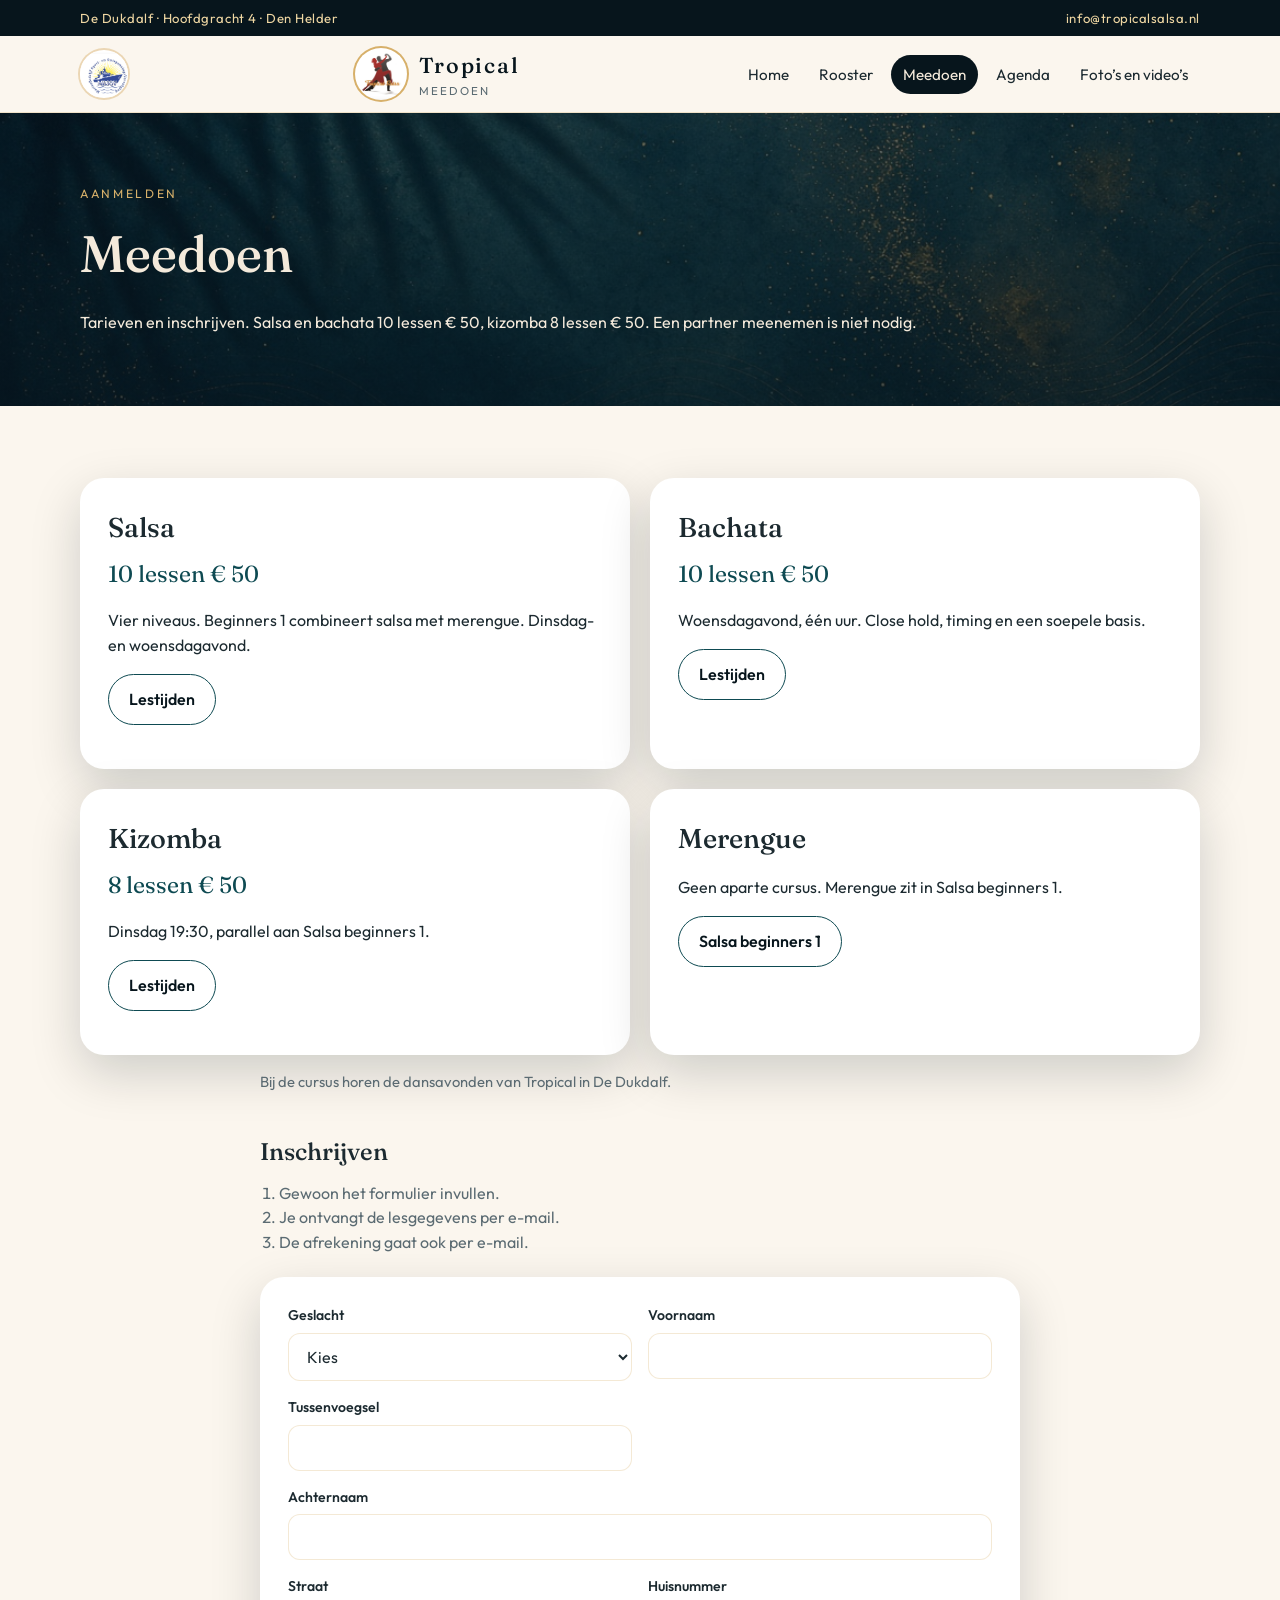
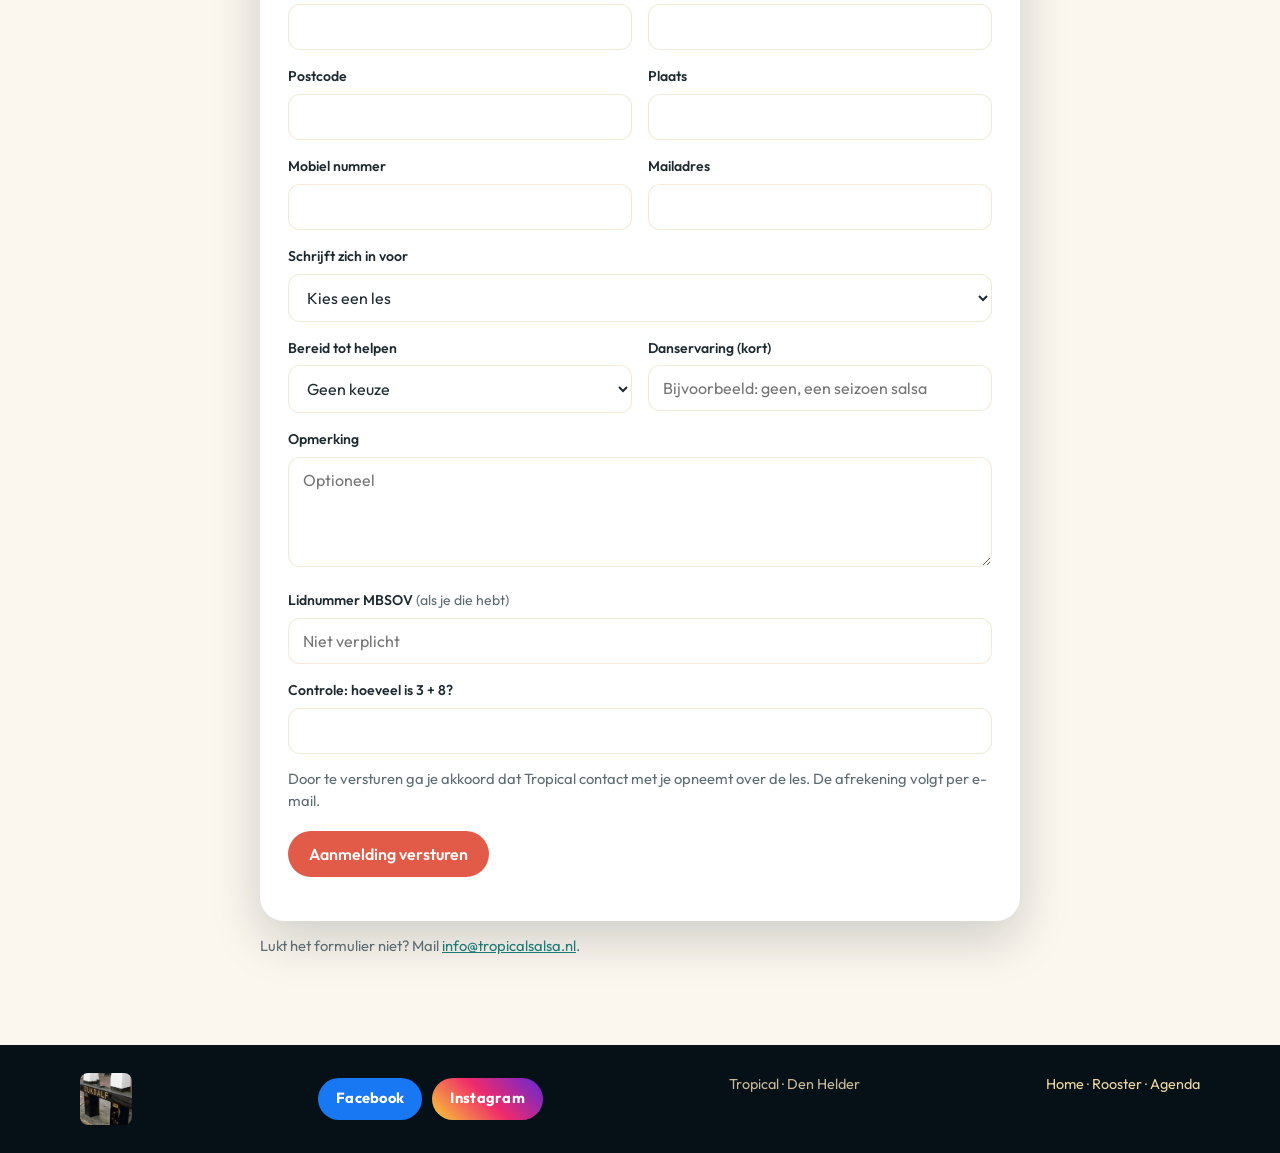
<file: tropical-github/meedoen.html>
<!DOCTYPE html>
<html lang="nl">
<head>
  <meta charset="utf-8">
  <meta name="viewport" content="width=device-width, initial-scale=1">
  <title>Meedoen | Tropical Den Helder</title>
  <link rel="preconnect" href="https://fonts.googleapis.com">
  <link rel="preconnect" href="https://fonts.gstatic.com" crossorigin>
  <link href="https://fonts.googleapis.com/css2?family=Fraunces:opsz,wght@9..144,500;9..144,600&family=Outfit:wght@400;500;600&display=swap" rel="stylesheet">
  <link rel="stylesheet" href="style.css">
  <style>
:root {
  --nacht: #07151c; --diep: #0b2430; --petrol: #0e4a52; --teal: #1a7a76;
  --koraal: #e25b48; --koraal-donker: #c44736; --goud: #d7b06a; --goud-licht: #efd7a3;
  --zand: #f4eadb; --creme: #fbf6ee; --tekst: #1c2a30; --muted: #5b6b72;
  --lijn: rgba(215, 176, 106, 0.28); --radius: 18px; --shadow: 0 18px 50px rgba(7, 21, 28, 0.18);
  --font-display: "Fraunces", Georgia, serif; --font-sans: "Outfit", "Segoe UI", sans-serif;
}
* { box-sizing: border-box; }
html { scroll-behavior: smooth; }
body { margin: 0; font-family: var(--font-sans); color: var(--tekst); background: var(--creme); line-height: 1.55; }
img { max-width: 100%; display: block; }
a { color: var(--teal); }
.wrap { width: min(1120px, calc(100% - 40px)); margin-inline: auto; }
.topbar { background: var(--nacht); color: var(--goud-licht); font-size: 0.82rem; letter-spacing: 0.04em; }
.topbar .wrap { display: flex; justify-content: space-between; gap: 16px; padding: 8px 0; flex-wrap: wrap; align-items: center; }
.topbar a { color: inherit; text-decoration: none; }
.site-header { position: sticky; top: 0; z-index: 20; background: rgba(251, 246, 238, 0.92); backdrop-filter: blur(12px); border-bottom: 1px solid var(--lijn); }
.site-header .wrap { display: flex; align-items: center; justify-content: space-between; gap: 20px; padding: 12px 0; position: relative; }
.brand { display: flex; align-items: center; gap: 12px; text-decoration: none; color: var(--nacht); }
.brand img { width: 52px; height: 52px; border-radius: 50%; object-fit: cover; background: var(--nacht); box-shadow: 0 0 0 2px var(--goud); }
.brand strong { display: block; font-family: var(--font-display); font-size: 1.35rem; font-weight: 500; letter-spacing: 0.08em; }
.brand span { display: block; font-size: 0.72rem; letter-spacing: 0.18em; text-transform: uppercase; color: var(--muted); }
nav { display: flex; gap: 6px; flex-wrap: wrap; }
nav a { text-decoration: none; color: var(--tekst); padding: 8px 12px; border-radius: 999px; font-size: 0.95rem; }
nav a:hover { background: rgba(26, 122, 118, 0.1); }
nav a.active { background: var(--nacht); color: var(--zand); }
.eyebrow { color: var(--goud); letter-spacing: 0.22em; text-transform: uppercase; font-size: 0.76rem; margin: 0 0 10px; }
.btn { display: inline-flex; align-items: center; justify-content: center; text-decoration: none; border-radius: 999px; padding: 12px 20px; font-weight: 560; border: 1px solid transparent; cursor: pointer; font-family: inherit; font-size: 1rem; }
.btn-primary { background: var(--koraal); color: white; }
.btn-primary:hover { background: var(--koraal-donker); }
.btn-line { border-color: var(--petrol); color: var(--nacht); background: transparent; }
section { padding: 72px 0; }
.lede { color: var(--muted); margin: 0; }
.price-grid, .day-grid { display: grid; grid-template-columns: repeat(2, 1fr); gap: 20px; }
.card { background: white; border-radius: 24px; padding: 28px; box-shadow: var(--shadow); }
.card h3 { font-family: var(--font-display); margin: 0 0 6px; font-weight: 500; font-size: 1.7rem; }
.note { font-size: 0.92rem; color: var(--muted); margin-top: 14px; }
.page-hero {
  background: linear-gradient(180deg, rgba(7,21,28,0.55), rgba(7,21,28,0.72)), url("img/texture.jpg") center/cover;
  color: var(--zand); padding: 72px 0 56px;
}
.page-hero h1 { font-family: var(--font-display); font-size: clamp(2.2rem, 4vw, 3.6rem); font-weight: 500; margin: 0 0 10px; }
footer { background: #051017; color: #c9b89a; padding: 28px 0; font-size: 0.9rem; }
footer .wrap { display: flex; justify-content: space-between; gap: 16px; flex-wrap: wrap; }
footer a { color: var(--goud-licht); text-decoration: none; }
.mbsov-mark { display: flex; align-items: center; margin-right: 10px; flex-shrink: 0; }
.mbsov-mark img { width: 48px; height: 48px; object-fit: contain; background: #fff; border-radius: 50%; box-shadow: 0 0 0 2px rgba(215,176,106,0.45); }
.form-grid { display: grid; grid-template-columns: 1fr 1fr; gap: 16px; }
.form-grid .full { grid-column: 1 / -1; }
label { display: block; font-size: 0.88rem; font-weight: 560; margin-bottom: 6px; }
input[type="text"], input[type="email"], input[type="tel"], input[type="number"], select, textarea {
  width: 100%; padding: 12px 14px; border: 1px solid var(--lijn); border-radius: 12px;
  font-family: inherit; font-size: 1rem; background: #fff; color: var(--tekst);
}
textarea { min-height: 110px; resize: vertical; }
.hp { position: absolute; left: -9999px; height: 0; overflow: hidden; }
.form-error { color: var(--koraal-donker); font-size: 0.92rem; margin: 8px 0 0; display: none; }
.steps { margin: 0 0 22px; padding-left: 1.2em; color: var(--muted); }
@media (max-width: 860px) {
  .price-grid, .day-grid, .form-grid { grid-template-columns: 1fr; }
  .form-grid .full { grid-column: 1; }
  .site-header .wrap { flex-wrap: wrap; row-gap: 10px; }
  nav { flex: 1 1 100%; }
  nav a { padding: 8px 10px; font-size: 0.88rem; }
}
@media (max-width: 520px) {
  .wrap { width: min(1120px, calc(100% - 24px)); }
  .page-hero { padding: 48px 0 36px; }
}
  
.social-btns { display:flex; gap:10px; flex-wrap:wrap; align-items:center; margin:10px 0 0; }
a.btn-fb, a.btn-ig {
  display:inline-flex; align-items:center; justify-content:center;
  min-height:42px; padding:8px 18px; border-radius:999px;
  color:#fff !important; font-weight:700; font-size:0.92rem;
  text-decoration:none !important; letter-spacing:0.02em;
}
a.btn-fb { background:#1877F2; }
a.btn-fb:hover { background:#0f5fcc; color:#fff !important; }
a.btn-ig { background:linear-gradient(45deg,#f9ce34 0%,#ee2a6b 50%,#6228d7 100%); }
a.btn-ig:hover { filter:brightness(1.08); color:#fff !important; }
footer .social-btns { margin-top:0; }

.price { font-family: var(--font-display); font-size: 1.45rem; color: var(--petrol); margin: 8px 0 10px; }
</style>
  <script src="mbsov.js" defer></script>
</head>
<body>
  <div class="topbar">
    <div class="wrap">
      <span>De Dukdalf · Hoofdgracht 4 · Den Helder</span>
      <span><a href="mailto:info@tropicalsalsa.nl">info@tropicalsalsa.nl</a></span>
    </div>
  </div>
  <header class="site-header">
    <div class="wrap">
      <a class="mbsov-mark" href="https://mbsov.nl/" title="MBSOV" target="_blank" rel="noopener"><img src="img/mbsov-logo.png" alt="MBSOV"></a>
      <a class="brand" href="index.html">
        <img src="img/danspaar.jpg" alt="Logo Tropical">
        <div>
          <strong>Tropical</strong>
          <span>Meedoen</span>
        </div>
      </a>
      <nav>
        <a href="index.html">Home</a>
        <a href="rooster.html">Rooster</a>
        <a class="active" href="meedoen.html">Meedoen</a>
        <a href="agenda.html">Agenda</a>
        <a href="fotos.html">Foto’s en video’s</a>
      </nav>
    </div>
  </header>

  <div class="page-hero">
    <div class="wrap">
      <p class="eyebrow">Aanmelden</p>
      <h1>Meedoen</h1>
      <p>Tarieven en inschrijven. Salsa en bachata 10 lessen € 50, kizomba 8 lessen € 50. Een partner meenemen is niet nodig.</p>
    </div>
  </div>

  <section>
    <div class="wrap price-grid">
      <article class="card">
        <h3>Salsa</h3>
        <p class="price">10 lessen € 50</p>
        <p>Vier niveaus. Beginners 1 combineert salsa met merengue. Dinsdag- en woensdagavond.</p>
        <p><a class="btn btn-line" href="rooster.html">Lestijden</a></p>
      </article>
      <article class="card">
        <h3>Bachata</h3>
        <p class="price">10 lessen € 50</p>
        <p>Woensdagavond, één uur. Close hold, timing en een soepele basis.</p>
        <p><a class="btn btn-line" href="rooster.html">Lestijden</a></p>
      </article>
      <article class="card">
        <h3>Kizomba</h3>
        <p class="price">8 lessen € 50</p>
        <p>Dinsdag 19:30, parallel aan Salsa beginners 1.</p>
        <p><a class="btn btn-line" href="rooster.html">Lestijden</a></p>
      </article>
      <article class="card">
        <h3>Merengue</h3>
        <p>Geen aparte cursus. Merengue zit in Salsa beginners 1.</p>
        <p><a class="btn btn-line" href="rooster.html">Salsa beginners 1</a></p>
      </article>
    </div>

    <div class="wrap" style="margin-top:16px;max-width:760px">
      <p class="note">Bij de cursus horen de dansavonden van Tropical in De Dukdalf.</p>
    </div>
    <div class="wrap" style="margin-top:40px;max-width:760px">
      <h2 style="font-family:var(--font-display);font-weight:500;margin:0 0 10px">Inschrijven</h2>
      <ol class="steps">
        <li>Gewoon het formulier invullen.</li>
        <li>Je ontvangt de lesgegevens per e-mail.</li>
        <li>De afrekening gaat ook per e-mail.</li>
      </ol>

      <form id="inschrijf-form" class="card" name="inschrijving" method="POST" action="mail.php">
        <input type="hidden" name="som_a" id="som_a" value="">
        <input type="hidden" name="som_b" id="som_b" value="">
        <p class="hp"><label>Bedrijf <input type="text" name="bedrijf" tabindex="-1" autocomplete="off"></label></p>
        <div class="form-grid">
          <div>
            <label for="geslacht">Geslacht</label>
            <select id="geslacht" name="geslacht" required>
              <option value="">Kies</option>
              <option>Man</option>
              <option>Vrouw</option>
              <option>Anders</option>
              <option>Zeg ik liever niet</option>
            </select>
          </div>
          <div>
            <label for="voornaam">Voornaam</label>
            <input id="voornaam" name="voornaam" type="text" required autocomplete="given-name">
          </div>
          <div>
            <label for="tussenvoegsel">Tussenvoegsel</label>
            <input id="tussenvoegsel" name="tussenvoegsel" type="text" autocomplete="additional-name">
          </div>
          <div class="full">
            <label for="achternaam">Achternaam</label>
            <input id="achternaam" name="achternaam" type="text" required autocomplete="family-name">
          </div>
          <div>
            <label for="straat">Straat</label>
            <input id="straat" name="straat" type="text" required autocomplete="address-line1">
          </div>
          <div>
            <label for="huisnummer">Huisnummer</label>
            <input id="huisnummer" name="huisnummer" type="text" required>
          </div>
          <div>
            <label for="postcode">Postcode</label>
            <input id="postcode" name="postcode" type="text" required autocomplete="postal-code">
          </div>
          <div>
            <label for="plaats">Plaats</label>
            <input id="plaats" name="plaats" type="text" required autocomplete="address-level2">
          </div>
          <div>
            <label for="telefoon">Mobiel nummer</label>
            <input id="telefoon" name="telefoon" type="tel" required autocomplete="tel">
          </div>
          <div>
            <label for="email">Mailadres</label>
            <input id="email" name="email" type="email" required autocomplete="email">
          </div>
          <div class="full">
            <label for="les">Schrijft zich in voor</label>
            <select id="les" name="les" required>
              <option value="">Kies een les</option>
              <option>Salsa beginners 1 (met merengue) — di 19:30</option>
              <option>Salsa beginners 2 — di 20:30</option>
              <option>Salsa beginners 3 — di 21:30</option>
              <option>Salsa beginners 4 — wo 20:30</option>
              <option>Bachata — wo 19:30</option>
              <option>Kizomba — di 19:30</option>
              <option>Weet ik nog niet / advies gevraagd</option>
            </select>
          </div>
          <div>
            <label for="helpen">Bereid tot helpen</label>
            <select id="helpen" name="helpen">
              <option value="">Geen keuze</option>
              <option>Ja</option>
              <option>Nee</option>
              <option>Later overleggen</option>
            </select>
          </div>
          <div>
            <label for="ervaring">Danservaring (kort)</label>
            <input id="ervaring" name="ervaring" type="text" placeholder="Bijvoorbeeld: geen, een seizoen salsa">
          </div>
          <div class="full">
            <label for="bericht">Opmerking</label>
            <textarea id="bericht" name="bericht" placeholder="Optioneel"></textarea>
          </div>
          <div class="full">
            <label for="lidnummer">Lidnummer MBSOV <span style="font-weight:400;color:var(--muted)">(als je die hebt)</span></label>
            <input id="lidnummer" name="lidnummer" type="text" placeholder="Niet verplicht">
          </div>
          <div class="full">
            <label id="som-label" for="som">Controlevraag</label>
            <input id="som" name="controle" type="number" inputmode="numeric" required>
            <p id="form-error" class="form-error">De rekensom klopt niet. Probeer het opnieuw.</p>
          </div>
        </div>
        <p class="note">Door te versturen ga je akkoord dat Tropical contact met je opneemt over de les. De afrekening volgt per e-mail.</p>
        <p style="margin-top:18px"><button class="btn btn-primary" type="submit">Aanmelding versturen</button></p>
      </form>
      <p class="note">Lukt het formulier niet? Mail <a href="mailto:info@tropicalsalsa.nl">info@tropicalsalsa.nl</a>.</p>
    </div>
  </section>

  <footer>
    <div class="wrap">
      <img src="img/dukdalf-bord.jpg" alt="Bord De Dukdalf" style="width:52px;height:52px;object-fit:cover;border-radius:8px;flex-shrink:0">
      <span class="social-btns">
        <a class="btn-fb" href="https://www.facebook.com/TropicalSalsaNoordkop" target="_blank" rel="noopener">Facebook</a>
        <a class="btn-ig" href="https://www.instagram.com/tropicalsalsa_denhelder/" target="_blank" rel="noopener">Instagram</a>
      </span>
      
      <span>Tropical · Den Helder</span>
      <span><a href="index.html">Home</a> · <a href="rooster.html">Rooster</a> · <a href="agenda.html">Agenda</a></span>
    </div>
  </footer>
  <script>
    (function () {
      var a = 2 + Math.floor(Math.random() * 7);
      var b = 1 + Math.floor(Math.random() * 8);
      var label = document.getElementById("som-label");
      var form = document.getElementById("inschrijf-form");
      var err = document.getElementById("form-error");
      if (label) label.textContent = "Controle: hoeveel is " + a + " + " + b + "?";
      var ha = document.getElementById("som_a");
      var hb = document.getElementById("som_b");
      if (ha) ha.value = a;
      if (hb) hb.value = b;
      if (!form) return;
      form.addEventListener("submit", function (e) {
        var val = parseInt(document.getElementById("som").value, 10);
        if (val !== a + b) {
          e.preventDefault();
          err.style.display = "block";
          document.getElementById("som").focus();
        }
      });
    })();
  </script>
</body>
</html>
</file>
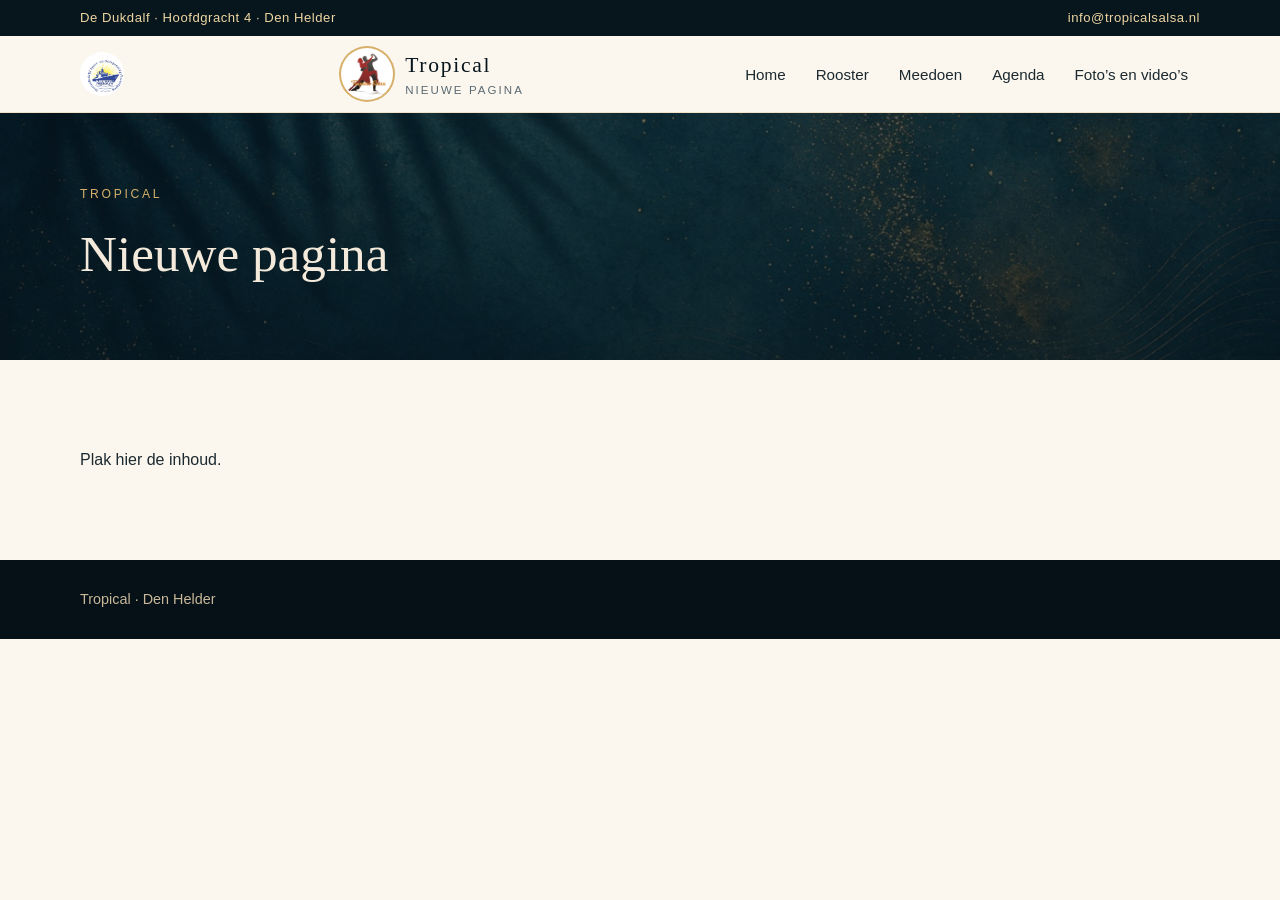
<file: tropical-github/pagina-sjabloon.html>
<!DOCTYPE html>
<html lang="nl">
<head>
  <meta charset="utf-8">
  <meta name="viewport" content="width=device-width, initial-scale=1">
  <title>Nieuwe pagina | Tropical</title>
  <link rel="stylesheet" href="style.css">
  <script src="mbsov.js" defer></script>
</head>
<body>
  <div class="topbar"><div class="wrap"><span>De Dukdalf · Hoofdgracht 4 · Den Helder</span><span><a href="mailto:info@tropicalsalsa.nl">info@tropicalsalsa.nl</a></span></div></div>
  <header class="site-header"><div class="wrap">
    <a class="mbsov-mark" href="https://mbsov.nl/" title="MBSOV" target="_blank" rel="noopener"><img src="img/mbsov-logo.png" alt="MBSOV"></a>
    <a class="brand" href="index.html"><img src="img/danspaar.jpg" alt="Logo Tropical"><div><strong>Tropical</strong><span>Nieuwe pagina</span></div></a>
    <nav>
      <a href="index.html">Home</a>
      <a href="rooster.html">Rooster</a>
      <a href="meedoen.html">Meedoen</a>
      <a href="agenda.html">Agenda</a>
      <a href="fotos.html">Foto’s en video’s</a>
    </nav>
  </div></header>
  <div class="page-hero"><div class="wrap"><p class="eyebrow">Tropical</p><h1>Nieuwe pagina</h1></div></div>
  <section><div class="wrap"><p>Plak hier de inhoud.</p></div></section>
  <footer><div class="wrap"><span>Tropical · Den Helder</span></div></footer>
</body>
</html>
</file>
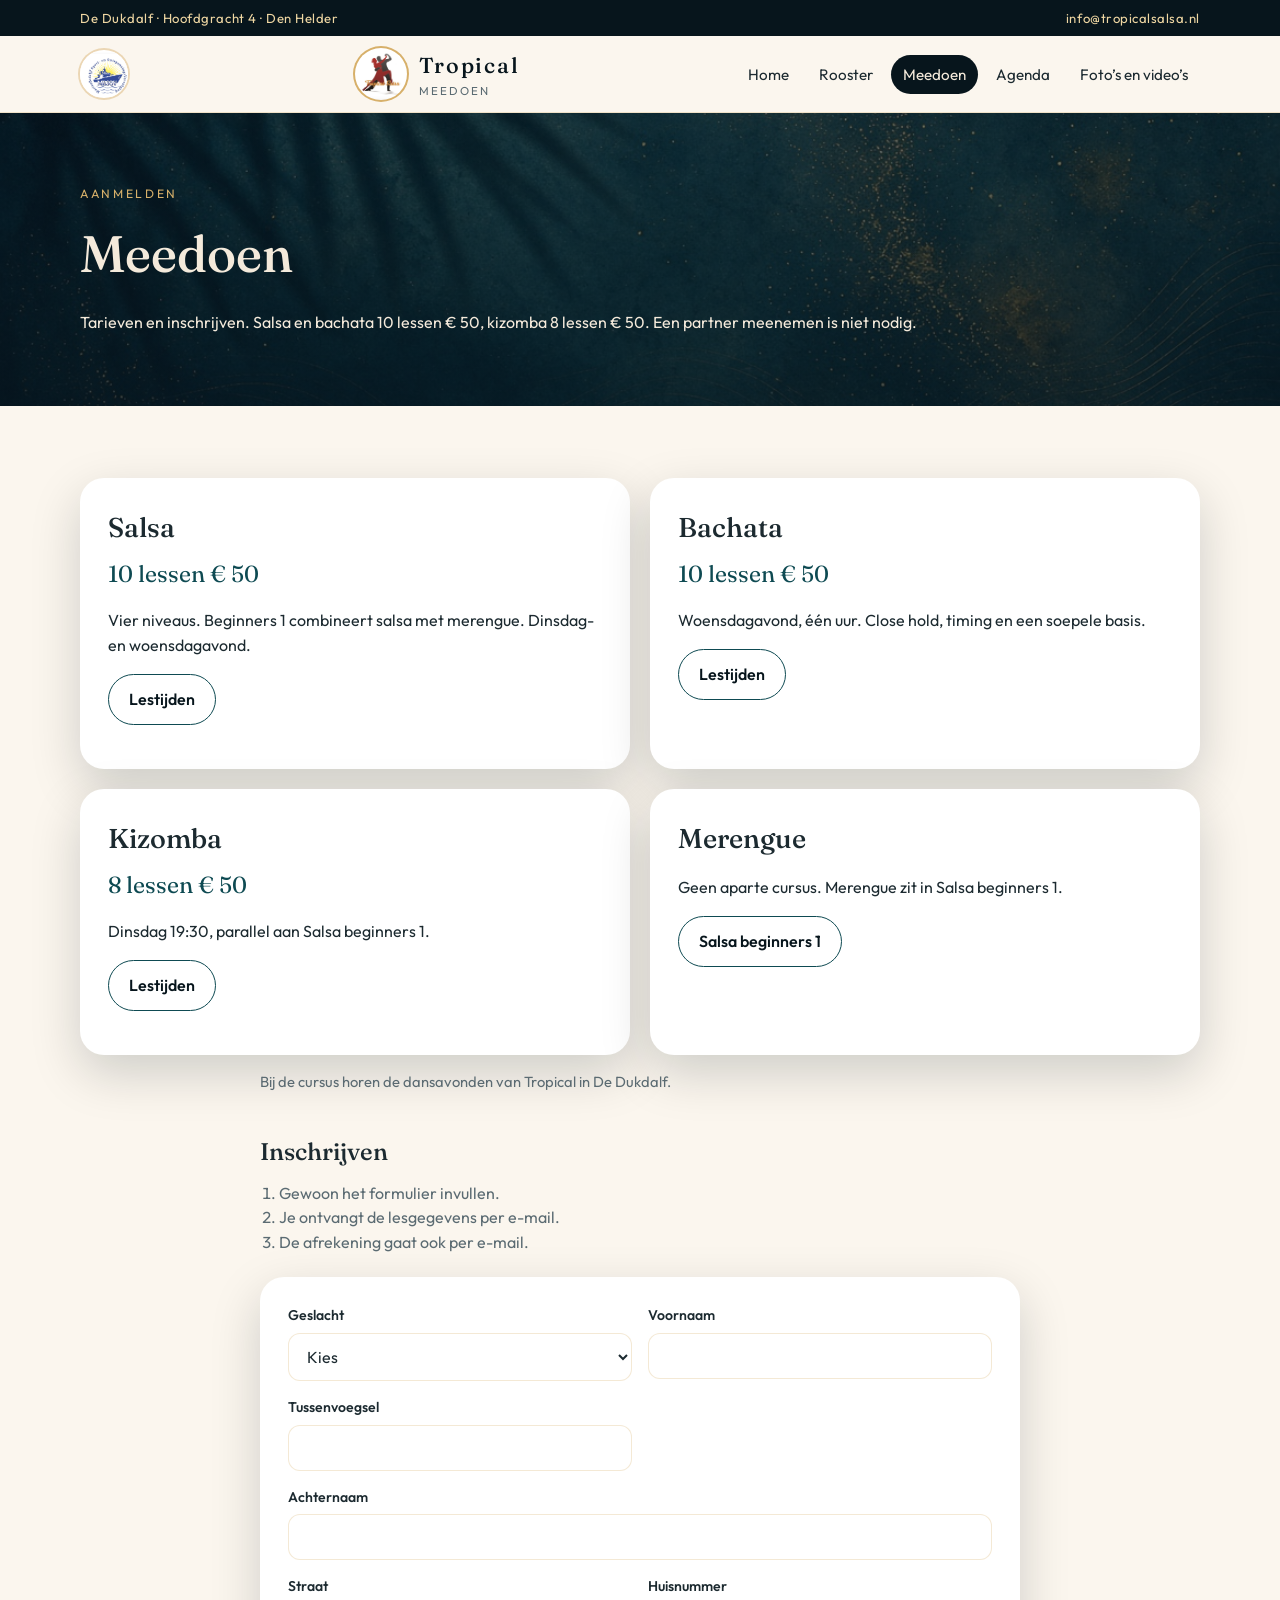
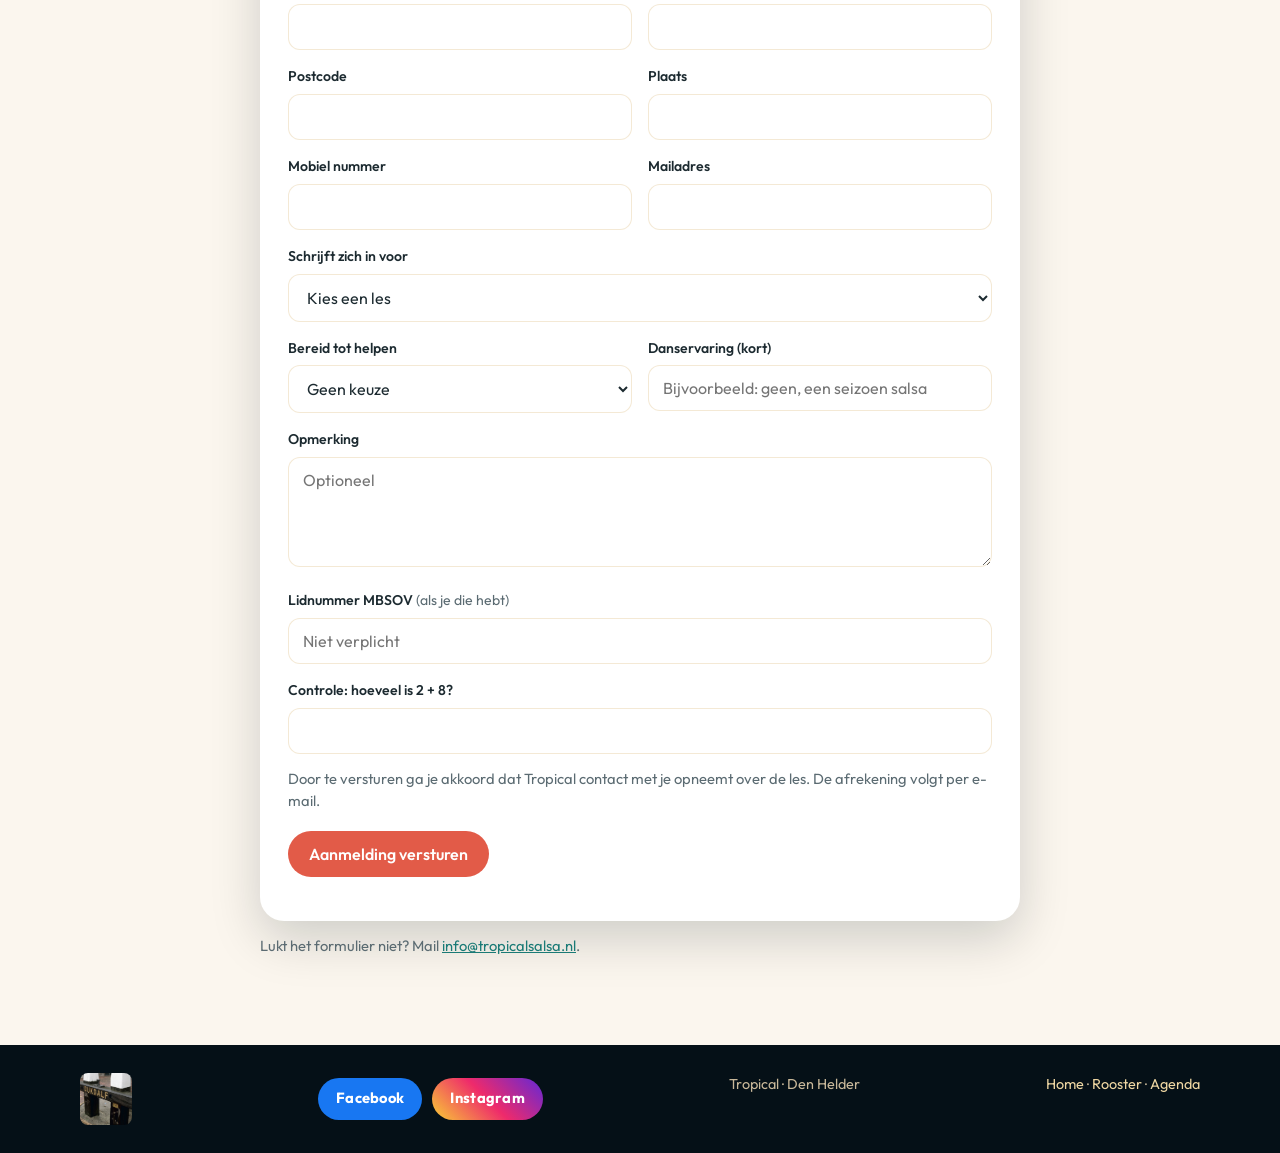
<file: tropical-github/prijzen.html>
<!DOCTYPE html>
<html lang="nl">
<head>
  <meta charset="utf-8">
  <meta http-equiv="refresh" content="0; url=meedoen.html">
  <link rel="canonical" href="meedoen.html">
  <title>Meedoen | Tropical</title>
  <script>location.replace("meedoen.html");</script>
</head>
<body>
  <p>Deze pagina is verplaatst naar <a href="meedoen.html">Meedoen</a>.</p>
</body>
</html>
</file>
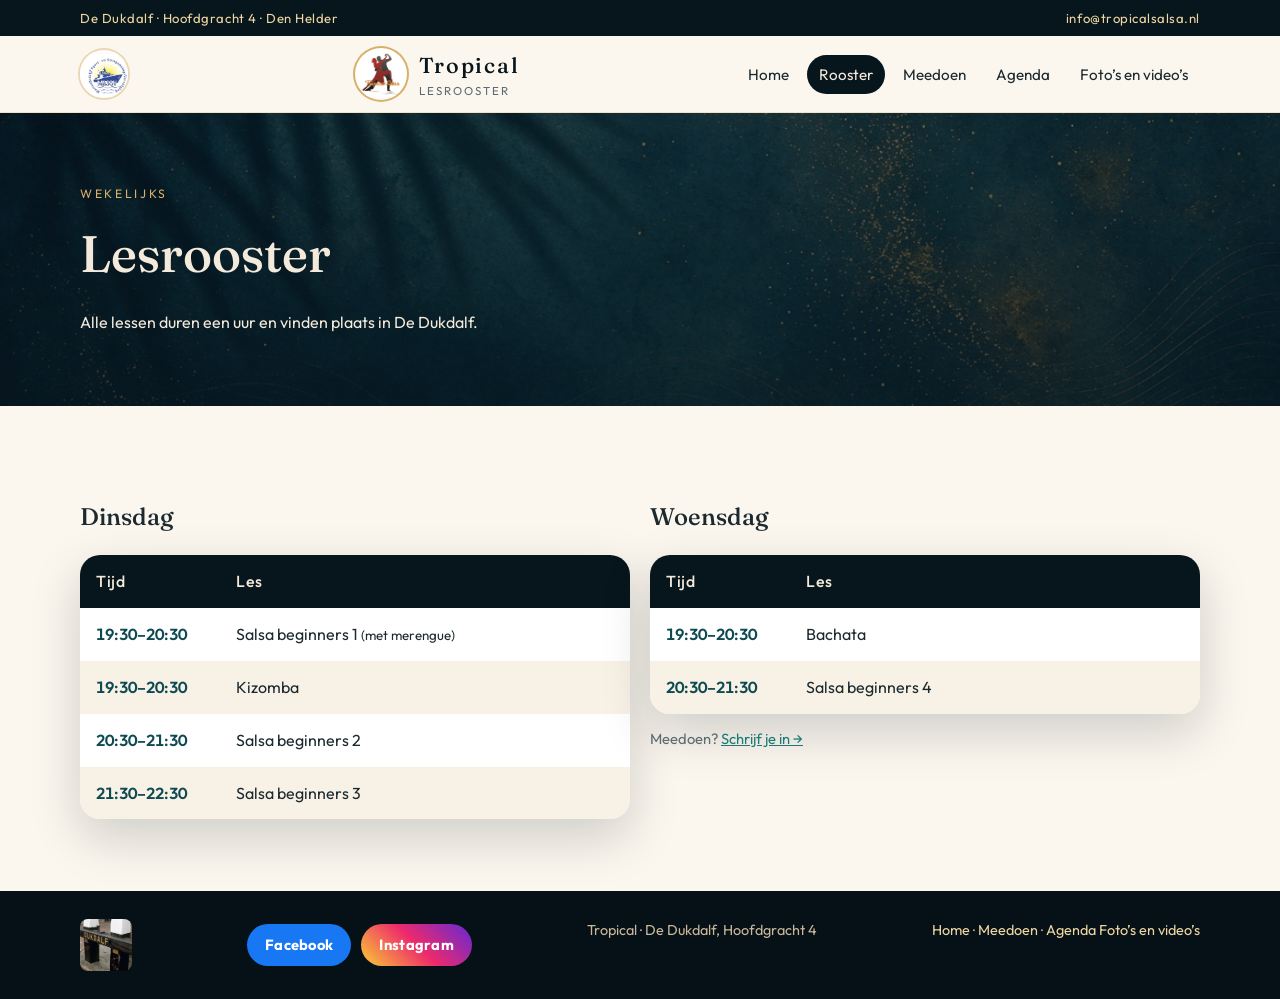
<file: tropical-github/rooster.html>
<!DOCTYPE html>
<html lang="nl">
<head>
  <meta charset="utf-8">
  <meta name="viewport" content="width=device-width, initial-scale=1">
  <title>Rooster | Tropical Den Helder</title>
  <link rel="preconnect" href="https://fonts.googleapis.com">
  <link rel="preconnect" href="https://fonts.gstatic.com" crossorigin>
  <link href="https://fonts.googleapis.com/css2?family=Fraunces:opsz,wght@9..144,500;9..144,600&family=Outfit:wght@400;500;600&display=swap" rel="stylesheet">
  <link rel="stylesheet" href="style.css">
  <style>
:root {
  --nacht: #07151c;
  --diep: #0b2430;
  --petrol: #0e4a52;
  --teal: #1a7a76;
  --koraal: #e25b48;
  --koraal-donker: #c44736;
  --goud: #d7b06a;
  --goud-licht: #efd7a3;
  --zand: #f4eadb;
  --creme: #fbf6ee;
  --tekst: #1c2a30;
  --muted: #5b6b72;
  --lijn: rgba(215, 176, 106, 0.28);
  --radius: 18px;
  --shadow: 0 18px 50px rgba(7, 21, 28, 0.18);
  --font-display: "Fraunces", Georgia, serif;
  --font-sans: "Outfit", "Segoe UI", sans-serif;
}

* { box-sizing: border-box; }
html { scroll-behavior: smooth; }
body {
  margin: 0;
  font-family: var(--font-sans);
  color: var(--tekst);
  background: var(--creme);
  line-height: 1.55;
}

img { max-width: 100%; display: block; }
a { color: var(--teal); }
.wrap { width: min(1120px, calc(100% - 40px)); margin-inline: auto; }

.topbar {
  background: var(--nacht);
  color: var(--goud-licht);
  font-size: 0.82rem;
  letter-spacing: 0.04em;
}
.topbar .wrap {
  display: flex;
  justify-content: space-between;
  gap: 16px;
  padding: 8px 0;
  flex-wrap: wrap;
}
.topbar a { color: inherit; text-decoration: none; }

.site-header {
  position: sticky;
  top: 0;
  z-index: 20;
  background: rgba(251, 246, 238, 0.92);
  backdrop-filter: blur(12px);
  border-bottom: 1px solid var(--lijn);
}
.site-header .wrap {
  display: flex;
  align-items: center;
  justify-content: space-between;
  gap: 20px;
  padding: 12px 0;
}
.brand {
  display: flex;
  align-items: center;
  gap: 12px;
  text-decoration: none;
  color: var(--nacht);
}
.brand img {
  width: 52px;
  height: 52px;
  border-radius: 50%;
  object-fit: cover;
  background: var(--nacht);
  box-shadow: 0 0 0 2px var(--goud);
}
.brand strong {
  display: block;
  font-family: var(--font-display);
  font-size: 1.35rem;
  font-weight: 500;
  letter-spacing: 0.08em;
}
.brand span {
  display: block;
  font-size: 0.72rem;
  letter-spacing: 0.18em;
  text-transform: uppercase;
  color: var(--muted);
}

nav { display: flex; gap: 6px; flex-wrap: wrap; }
nav a {
  text-decoration: none;
  color: var(--tekst);
  padding: 8px 12px;
  border-radius: 999px;
  font-size: 0.95rem;
}
nav a:hover { background: rgba(26, 122, 118, 0.1); }
nav a.active {
  background: var(--nacht);
  color: var(--zand);
}

.hero {
  position: relative;
  min-height: 72vh;
  display: grid;
  place-items: end start;
  color: white;
  overflow: hidden;
  background: var(--nacht);
}
.hero img.bg {
  position: absolute;
  inset: 0;
  width: 100%;
  height: 100%;
  object-fit: cover;
  filter: saturate(0.92) contrast(1.05);
}
.hero::after {
  content: "";
  position: absolute;
  inset: 0;
  background:
    linear-gradient(90deg, rgba(7,21,28,0.78) 0%, rgba(7,21,28,0.28) 58%, rgba(7,21,28,0.45) 100%),
    linear-gradient(180deg, rgba(7,21,28,0.15), rgba(7,21,28,0.55));
}
.hero-copy {
  position: relative;
  z-index: 1;
  padding: 80px 0 64px;
  max-width: 640px;
}
.eyebrow {
  color: var(--goud);
  letter-spacing: 0.22em;
  text-transform: uppercase;
  font-size: 0.76rem;
  margin: 0 0 10px;
}
.hero h1 {
  font-family: var(--font-display);
  font-weight: 500;
  font-size: clamp(2.4rem, 5vw, 4.4rem);
  line-height: 1.05;
  margin: 0 0 16px;
}
.hero p { font-size: 1.12rem; max-width: 46ch; color: #f4eadb; }
.actions { display: flex; gap: 12px; flex-wrap: wrap; margin-top: 28px; }

.btn {
  display: inline-flex;
  align-items: center;
  justify-content: center;
  text-decoration: none;
  border-radius: 999px;
  padding: 12px 20px;
  font-weight: 560;
  border: 1px solid transparent;
}
.btn-primary { background: var(--koraal); color: white; }
.btn-primary:hover { background: var(--koraal-donker); }
.btn-ghost { border-color: var(--goud); color: var(--goud-licht); }
.btn-dark { background: var(--nacht); color: var(--zand); }
.btn-line { border-color: var(--petrol); color: var(--nacht); }

section { padding: 72px 0; }
.section-head { max-width: 640px; margin-bottom: 32px; }
.section-head h2 {
  font-family: var(--font-display);
  font-size: clamp(1.8rem, 3vw, 2.6rem);
  font-weight: 500;
  margin: 0 0 10px;
}
.lede { color: var(--muted); margin: 0; }

.styles {
  display: grid;
  grid-template-columns: repeat(4, 1fr);
  gap: 16px;
}
.style-card {
  background: white;
  border-radius: var(--radius);
  padding: 22px 20px;
  box-shadow: var(--shadow);
  border-top: 4px solid var(--goud);
}
.style-card h3 {
  margin: 0 0 8px;
  font-family: var(--font-display);
  font-size: 1.45rem;
  font-weight: 500;
}
.style-card p { margin: 0; color: var(--muted); font-size: 0.95rem; }

.split {
  display: grid;
  grid-template-columns: 1.05fr 0.95fr;
  gap: 40px;
  align-items: center;
}
.split img {
  width: 100%;
  height: 420px;
  object-fit: cover;
  border-radius: 24px;
  box-shadow: var(--shadow);
}
.preview-list { list-style: none; padding: 0; margin: 18px 0 0; }
.preview-list li {
  display: flex;
  justify-content: space-between;
  gap: 16px;
  padding: 10px 0;
  border-bottom: 1px solid var(--lijn);
}
.preview-list span { color: var(--muted); }

.price-grid, .day-grid {
  display: grid;
  grid-template-columns: repeat(2, 1fr);
  gap: 20px;
}
.card {
  background: white;
  border-radius: 24px;
  padding: 28px;
  box-shadow: var(--shadow);
}
.card h3 {
  font-family: var(--font-display);
  margin: 0 0 6px;
  font-weight: 500;
  font-size: 1.7rem;
}
.price {
  font-size: 2.4rem;
  font-family: var(--font-display);
  color: var(--petrol);
  margin: 12px 0 4px;
}
.price small { font-size: 1rem; color: var(--muted); font-family: var(--font-sans); }

table {
  width: 100%;
  border-collapse: collapse;
  background: white;
  border-radius: 20px;
  overflow: hidden;
  box-shadow: var(--shadow);
}
th, td { text-align: left; padding: 14px 16px; }
th {
  background: var(--nacht);
  color: var(--zand);
  font-weight: 500;
  letter-spacing: 0.04em;
}
tr:nth-child(even) { background: #f7f1e6; }
td.time { font-variant-numeric: tabular-nums; color: var(--petrol); font-weight: 600; width: 140px; }
.note { font-size: 0.92rem; color: var(--muted); margin-top: 14px; }

.page-hero {
  background:
    linear-gradient(180deg, rgba(7,21,28,0.55), rgba(7,21,28,0.72)),
    url("img/texture.jpg") center/cover;
  color: var(--zand);
  padding: 72px 0 56px;
}
.page-hero h1 {
  font-family: var(--font-display);
  font-size: clamp(2.2rem, 4vw, 3.6rem);
  font-weight: 500;
  margin: 0 0 10px;
}

.contact-strip {
  background: var(--nacht);
  color: var(--zand);
}
.contact-strip .wrap {
  display: grid;
  grid-template-columns: 1.2fr 0.8fr;
  gap: 24px;
  align-items: center;
}
.contact-strip a { color: var(--goud); }

footer {
  background: #051017;
  color: #c9b89a;
  padding: 28px 0;
  font-size: 0.9rem;
}
footer .wrap { display: flex; justify-content: space-between; gap: 16px; flex-wrap: wrap; }
footer a { color: var(--goud-licht); text-decoration: none; }

.swatches { display: flex; gap: 12px; flex-wrap: wrap; }
.swatch {
  width: 92px;
  border-radius: 14px;
  overflow: hidden;
  background: white;
  box-shadow: var(--shadow);
  font-size: 0.75rem;
}
.swatch i { display: block; height: 58px; }
.swatch b { display: block; padding: 8px; font-weight: 500; }


@media (max-width: 860px) {
  .styles, .split, .price-grid, .day-grid, .contact-strip .wrap {
    grid-template-columns: 1fr;
  }
  .split img { height: 280px; }
  .site-header .wrap {
    flex-wrap: wrap;
    align-items: center;
    row-gap: 10px;
  }
  .mbsov-mark img { width: 40px; height: 40px; }
  .brand { flex: 1 1 auto; min-width: 0; }
  .brand strong { font-size: 1.15rem; }
  .brand span { font-size: 0.62rem; letter-spacing: 0.12em; }
  nav {
    flex: 1 1 100%;
    display: flex;
    flex-wrap: wrap;
    justify-content: flex-start;
    gap: 4px;
  }
  nav a {
    padding: 8px 10px;
    font-size: 0.88rem;
  }
  .topbar .wrap { font-size: 0.75rem; }
}
@media (max-width: 520px) {
  .wrap { width: min(1120px, calc(100% - 24px)); }
  .hero-copy { padding: 48px 0 40px; }
  .hero h1 { font-size: 2.1rem; }
  .page-hero { padding: 48px 0 36px; }
  .brand img { width: 44px; height: 44px; }
}



.mbsov-mark {
  display: flex;
  align-items: center;
  margin-right: 8px;
}
.mbsov-mark img {
  width: 44px;
  height: 44px;
  object-fit: contain;
  background: #fff;
  border-radius: 50%;
}

.topbar .wrap { align-items: center; }
.mbsov-corner {
  display: inline-flex;
  align-items: center;
  gap: 8px;
  text-decoration: none;
  color: inherit;
}
.mbsov-corner img {
  width: 36px;
  height: 36px;
  object-fit: contain;
  background: #fff;
  border-radius: 50%;
}
.site-header .wrap { position: relative; }
.mbsov-mark {
  display: flex;
  align-items: center;
  margin-right: 10px;
  flex-shrink: 0;
}
.mbsov-mark img {
  width: 48px;
  height: 48px;
  object-fit: contain;
  background: #fff;
  border-radius: 50%;
  box-shadow: 0 0 0 2px rgba(215,176,106,0.45);
}

.hero { display:grid; grid-template-columns: 1.2fr .8fr; align-items:end; }
.hero img.bg { grid-column:1/-1; grid-row:1; }
.hero-copy { grid-column:1; grid-row:1; }
.hero-pair { grid-column:2; grid-row:1; width:min(280px,40vw); height:auto; justify-self:end; align-self:center; margin:24px 4% 24px 0; border-radius:18px; box-shadow:0 12px 40px rgba(0,0,0,.35); z-index:2; position:relative; }
@media (max-width:720px){
  .hero { display:block; }
  .hero-pair { width:160px; float:right; margin:8px 0 12px 12px; }
}


.social-btns { display:flex; gap:10px; flex-wrap:wrap; align-items:center; margin:10px 0 0; }
a.btn-fb, a.btn-ig {
  display:inline-flex; align-items:center; justify-content:center;
  min-height:42px; padding:8px 18px; border-radius:999px;
  color:#fff !important; font-weight:700; font-size:0.92rem;
  text-decoration:none !important; letter-spacing:0.02em;
}
a.btn-fb { background:#1877F2; }
a.btn-fb:hover { background:#0f5fcc; color:#fff !important; }
a.btn-ig { background:linear-gradient(45deg,#f9ce34 0%,#ee2a6b 50%,#6228d7 100%); }
a.btn-ig:hover { filter:brightness(1.08); color:#fff !important; }
footer .social-btns { margin-top:0; }
</style>
<script src="mbsov.js" defer></script>
</head>
<body>
  <div class="topbar">
    <div class="wrap">
      <span>De Dukdalf · Hoofdgracht 4 · Den Helder</span>
      <span><a href="mailto:info@tropicalsalsa.nl">info@tropicalsalsa.nl</a></span>
    </div>
  </div>
  <header class="site-header">
    <div class="wrap">
      <a class="mbsov-mark" href="https://mbsov.nl/" title="MBSOV" target="_blank" rel="noopener"><img src="img/mbsov-logo.png" alt="MBSOV"></a>
<a class="brand" href="index.html">
        <img src="img/danspaar.jpg" alt="Logo Tropical">
        <div>
          <strong>Tropical</strong>
          <span>Lesrooster</span>
        </div>
      </a>
      <nav>
        <a href="index.html">Home</a>
        <a class="active" href="rooster.html">Rooster</a>
        <a href="meedoen.html">Meedoen</a>
        <a href="agenda.html">Agenda</a>
        <a href="fotos.html">Foto’s en video’s</a>
      </nav>
    </div>
  </header>

  <div class="page-hero">
    <div class="wrap">
      <p class="eyebrow">Wekelijks</p>
      <h1>Lesrooster</h1>
      <p>Alle lessen duren een uur en vinden plaats in De Dukdalf.</p>
    </div>
  </div>

  <section>
    <div class="wrap day-grid">
      <div>
        <h2 style="font-family:var(--font-display);font-weight:500">Dinsdag</h2>
        <table>
          <thead>
            <tr><th>Tijd</th><th>Les</th></tr>
          </thead>
          <tbody>
            <tr><td class="time">19:30–20:30</td><td>Salsa beginners 1 <small>(met merengue)</small></td></tr>
            <tr><td class="time">19:30–20:30</td><td>Kizomba</td></tr>
            <tr><td class="time">20:30–21:30</td><td>Salsa beginners 2</td></tr>
            <tr><td class="time">21:30–22:30</td><td>Salsa beginners 3</td></tr>
          </tbody>
        </table>
      </div>
      <div>
        <h2 style="font-family:var(--font-display);font-weight:500">Woensdag</h2>
        <table>
          <thead>
            <tr><th>Tijd</th><th>Les</th></tr>
          </thead>
          <tbody>
            <tr><td class="time">19:30–20:30</td><td>Bachata</td></tr>
            <tr><td class="time">20:30–21:30</td><td>Salsa beginners 4</td></tr>
          </tbody>
        </table>
        <p class="note">Meedoen? <a href="meedoen.html">Schrijf je in →</a></p>
      </div>
    </div>
  </section>

  <footer>
    <div class="wrap">
      <img src="img/dukdalf-bord.jpg" alt="Bord De Dukdalf" style="width:52px;height:52px;object-fit:cover;border-radius:8px;flex-shrink:0">
      <span class="social-btns">
        <a class="btn-fb" href="https://www.facebook.com/TropicalSalsaNoordkop" target="_blank" rel="noopener">Facebook</a>
        <a class="btn-ig" href="https://www.instagram.com/tropicalsalsa_denhelder/" target="_blank" rel="noopener">Instagram</a>
      </span>
      
      <span>Tropical · De Dukdalf, Hoofdgracht 4</span>
      <span><a href="index.html">Home</a> · <a href="meedoen.html">Meedoen</a> · <a href="agenda.html">Agenda</a>
        <a href="fotos.html">Foto’s en video’s</a></span>
    </div>
  </footer>
</body>
</html>
</file>
<file: tropical-github/style.css>
:root {
  --nacht: #07151c;
  --diep: #0b2430;
  --petrol: #0e4a52;
  --teal: #1a7a76;
  --koraal: #e25b48;
  --koraal-donker: #c44736;
  --goud: #d7b06a;
  --goud-licht: #efd7a3;
  --zand: #f4eadb;
  --creme: #fbf6ee;
  --tekst: #1c2a30;
  --muted: #5b6b72;
  --lijn: rgba(215, 176, 106, 0.28);
  --radius: 18px;
  --shadow: 0 18px 50px rgba(7, 21, 28, 0.18);
  --font-display: "Fraunces", Georgia, serif;
  --font-sans: "Outfit", "Segoe UI", sans-serif;
}

* { box-sizing: border-box; }
html { scroll-behavior: smooth; }
body {
  margin: 0;
  font-family: var(--font-sans);
  color: var(--tekst);
  background: var(--creme);
  line-height: 1.55;
}

img { max-width: 100%; display: block; }
a { color: var(--teal); }
.wrap { width: min(1120px, calc(100% - 40px)); margin-inline: auto; }

.topbar {
  background: var(--nacht);
  color: var(--goud-licht);
  font-size: 0.82rem;
  letter-spacing: 0.04em;
}
.topbar .wrap {
  display: flex;
  justify-content: space-between;
  gap: 16px;
  padding: 8px 0;
  flex-wrap: wrap;
}
.topbar a { color: inherit; text-decoration: none; }

.site-header {
  position: sticky;
  top: 0;
  z-index: 20;
  background: rgba(251, 246, 238, 0.92);
  backdrop-filter: blur(12px);
  border-bottom: 1px solid var(--lijn);
}
.site-header .wrap {
  display: flex;
  align-items: center;
  justify-content: space-between;
  gap: 20px;
  padding: 12px 0;
}
.brand {
  display: flex;
  align-items: center;
  gap: 12px;
  text-decoration: none;
  color: var(--nacht);
}
.brand img {
  width: 52px;
  height: 52px;
  border-radius: 50%;
  object-fit: cover;
  background: var(--nacht);
  box-shadow: 0 0 0 2px var(--goud);
}
.brand strong {
  display: block;
  font-family: var(--font-display);
  font-size: 1.35rem;
  font-weight: 500;
  letter-spacing: 0.08em;
}
.brand span {
  display: block;
  font-size: 0.72rem;
  letter-spacing: 0.18em;
  text-transform: uppercase;
  color: var(--muted);
}

nav { display: flex; gap: 6px; flex-wrap: wrap; }
nav a {
  text-decoration: none;
  color: var(--tekst);
  padding: 8px 12px;
  border-radius: 999px;
  font-size: 0.95rem;
}
nav a:hover { background: rgba(26, 122, 118, 0.1); }
nav a.active {
  background: var(--nacht);
  color: var(--zand);
}

.hero {
  position: relative;
  min-height: 72vh;
  display: grid;
  place-items: end start;
  color: white;
  overflow: hidden;
  background: var(--nacht);
}
.hero img.bg {
  position: absolute;
  inset: 0;
  width: 100%;
  height: 100%;
  object-fit: cover;
  filter: saturate(0.92) contrast(1.05);
}
.hero::after {
  content: "";
  position: absolute;
  inset: 0;
  background:
    linear-gradient(90deg, rgba(7,21,28,0.78) 0%, rgba(7,21,28,0.28) 58%, rgba(7,21,28,0.45) 100%),
    linear-gradient(180deg, rgba(7,21,28,0.15), rgba(7,21,28,0.55));
}
.hero-copy {
  position: relative;
  z-index: 1;
  padding: 80px 0 64px;
  max-width: 640px;
}
.eyebrow {
  color: var(--goud);
  letter-spacing: 0.22em;
  text-transform: uppercase;
  font-size: 0.76rem;
  margin: 0 0 10px;
}
.hero h1 {
  font-family: var(--font-display);
  font-weight: 500;
  font-size: clamp(2.4rem, 5vw, 4.4rem);
  line-height: 1.05;
  margin: 0 0 16px;
}
.hero p { font-size: 1.12rem; max-width: 46ch; color: #f4eadb; }
.actions { display: flex; gap: 12px; flex-wrap: wrap; margin-top: 28px; }

.btn {
  display: inline-flex;
  align-items: center;
  justify-content: center;
  text-decoration: none;
  border-radius: 999px;
  padding: 12px 20px;
  font-weight: 560;
  border: 1px solid transparent;
}
.btn-primary { background: var(--koraal); color: white; }
.btn-primary:hover { background: var(--koraal-donker); }
.btn-ghost { border-color: var(--goud); color: var(--goud-licht); }
.btn-dark { background: var(--nacht); color: var(--zand); }
.btn-line { border-color: var(--petrol); color: var(--nacht); }

section { padding: 72px 0; }
.section-head { max-width: 640px; margin-bottom: 32px; }
.section-head h2 {
  font-family: var(--font-display);
  font-size: clamp(1.8rem, 3vw, 2.6rem);
  font-weight: 500;
  margin: 0 0 10px;
}
.lede { color: var(--muted); margin: 0; }

.styles {
  display: grid;
  grid-template-columns: repeat(4, 1fr);
  gap: 16px;
}
.style-card {
  background: white;
  border-radius: var(--radius);
  padding: 22px 20px;
  box-shadow: var(--shadow);
  border-top: 4px solid var(--goud);
}
.style-card h3 {
  margin: 0 0 8px;
  font-family: var(--font-display);
  font-size: 1.45rem;
  font-weight: 500;
}
.style-card p { margin: 0; color: var(--muted); font-size: 0.95rem; }

.split {
  display: grid;
  grid-template-columns: 1.05fr 0.95fr;
  gap: 40px;
  align-items: center;
}
.split img {
  width: 100%;
  height: 420px;
  object-fit: cover;
  border-radius: 24px;
  box-shadow: var(--shadow);
}
.preview-list { list-style: none; padding: 0; margin: 18px 0 0; }
.preview-list li {
  display: flex;
  justify-content: space-between;
  gap: 16px;
  padding: 10px 0;
  border-bottom: 1px solid var(--lijn);
}
.preview-list span { color: var(--muted); }

.price-grid, .day-grid {
  display: grid;
  grid-template-columns: repeat(2, 1fr);
  gap: 20px;
}
.card {
  background: white;
  border-radius: 24px;
  padding: 28px;
  box-shadow: var(--shadow);
}
.card h3 {
  font-family: var(--font-display);
  margin: 0 0 6px;
  font-weight: 500;
  font-size: 1.7rem;
}
.price {
  font-size: 2.4rem;
  font-family: var(--font-display);
  color: var(--petrol);
  margin: 12px 0 4px;
}
.price small { font-size: 1rem; color: var(--muted); font-family: var(--font-sans); }

table {
  width: 100%;
  border-collapse: collapse;
  background: white;
  border-radius: 20px;
  overflow: hidden;
  box-shadow: var(--shadow);
}
th, td { text-align: left; padding: 14px 16px; }
th {
  background: var(--nacht);
  color: var(--zand);
  font-weight: 500;
  letter-spacing: 0.04em;
}
tr:nth-child(even) { background: #f7f1e6; }
td.time { font-variant-numeric: tabular-nums; color: var(--petrol); font-weight: 600; width: 140px; }
.note { font-size: 0.92rem; color: var(--muted); margin-top: 14px; }

.page-hero {
  background:
    linear-gradient(180deg, rgba(7,21,28,0.55), rgba(7,21,28,0.72)),
    url("img/texture.jpg") center/cover;
  color: var(--zand);
  padding: 72px 0 56px;
}
.page-hero h1 {
  font-family: var(--font-display);
  font-size: clamp(2.2rem, 4vw, 3.6rem);
  font-weight: 500;
  margin: 0 0 10px;
}

.contact-strip {
  background: var(--nacht);
  color: var(--zand);
}
.contact-strip .wrap {
  display: grid;
  grid-template-columns: 1.2fr 0.8fr;
  gap: 24px;
  align-items: center;
}
.contact-strip a { color: var(--goud); }

footer {
  background: #051017;
  color: #c9b89a;
  padding: 28px 0;
  font-size: 0.9rem;
}
footer .wrap { display: flex; justify-content: space-between; gap: 16px; flex-wrap: wrap; }
footer a { color: var(--goud-licht); text-decoration: none; }

.swatches { display: flex; gap: 12px; flex-wrap: wrap; }
.swatch {
  width: 92px;
  border-radius: 14px;
  overflow: hidden;
  background: white;
  box-shadow: var(--shadow);
  font-size: 0.75rem;
}
.swatch i { display: block; height: 58px; }
.swatch b { display: block; padding: 8px; font-weight: 500; }


@media (max-width: 860px) {
  .styles, .split, .price-grid, .day-grid, .contact-strip .wrap {
    grid-template-columns: 1fr;
  }
  .split img { height: 280px; }
  .site-header .wrap {
    flex-wrap: wrap;
    align-items: center;
    row-gap: 10px;
  }
  .mbsov-mark img { width: 40px; height: 40px; }
  .brand { flex: 1 1 auto; min-width: 0; }
  .brand strong { font-size: 1.15rem; }
  .brand span { font-size: 0.62rem; letter-spacing: 0.12em; }
  nav {
    flex: 1 1 100%;
    display: flex;
    flex-wrap: wrap;
    justify-content: flex-start;
    gap: 4px;
  }
  nav a {
    padding: 8px 10px;
    font-size: 0.88rem;
  }
  .topbar .wrap { font-size: 0.75rem; }
}
@media (max-width: 520px) {
  .wrap { width: min(1120px, calc(100% - 24px)); }
  .hero-copy { padding: 48px 0 40px; }
  .hero h1 { font-size: 2.1rem; }
  .page-hero { padding: 48px 0 36px; }
  .brand img { width: 44px; height: 44px; }
}



.mbsov-mark {
  display: flex;
  align-items: center;
  margin-right: 8px;
}
.mbsov-mark img {
  width: 44px;
  height: 44px;
  object-fit: contain;
  background: #fff;
  border-radius: 50%;
}

.social-btns { display:flex; gap:10px; flex-wrap:wrap; align-items:center; margin:10px 0 0; }
a.btn-fb, a.btn-ig {
  display:inline-flex; align-items:center; justify-content:center;
  min-height:42px; padding:8px 18px; border-radius:999px;
  color:#fff !important; font-weight:700; font-size:0.92rem;
  text-decoration:none !important; letter-spacing:0.02em;
}
a.btn-fb { background:#1877F2; }
a.btn-fb:hover { background:#0f5fcc; color:#fff !important; }
a.btn-ig { background:linear-gradient(45deg,#f9ce34 0%,#ee2a6b 50%,#6228d7 100%); }
a.btn-ig:hover { filter:brightness(1.08); color:#fff !important; }
footer .social-btns { margin-top:0; }
</file>
